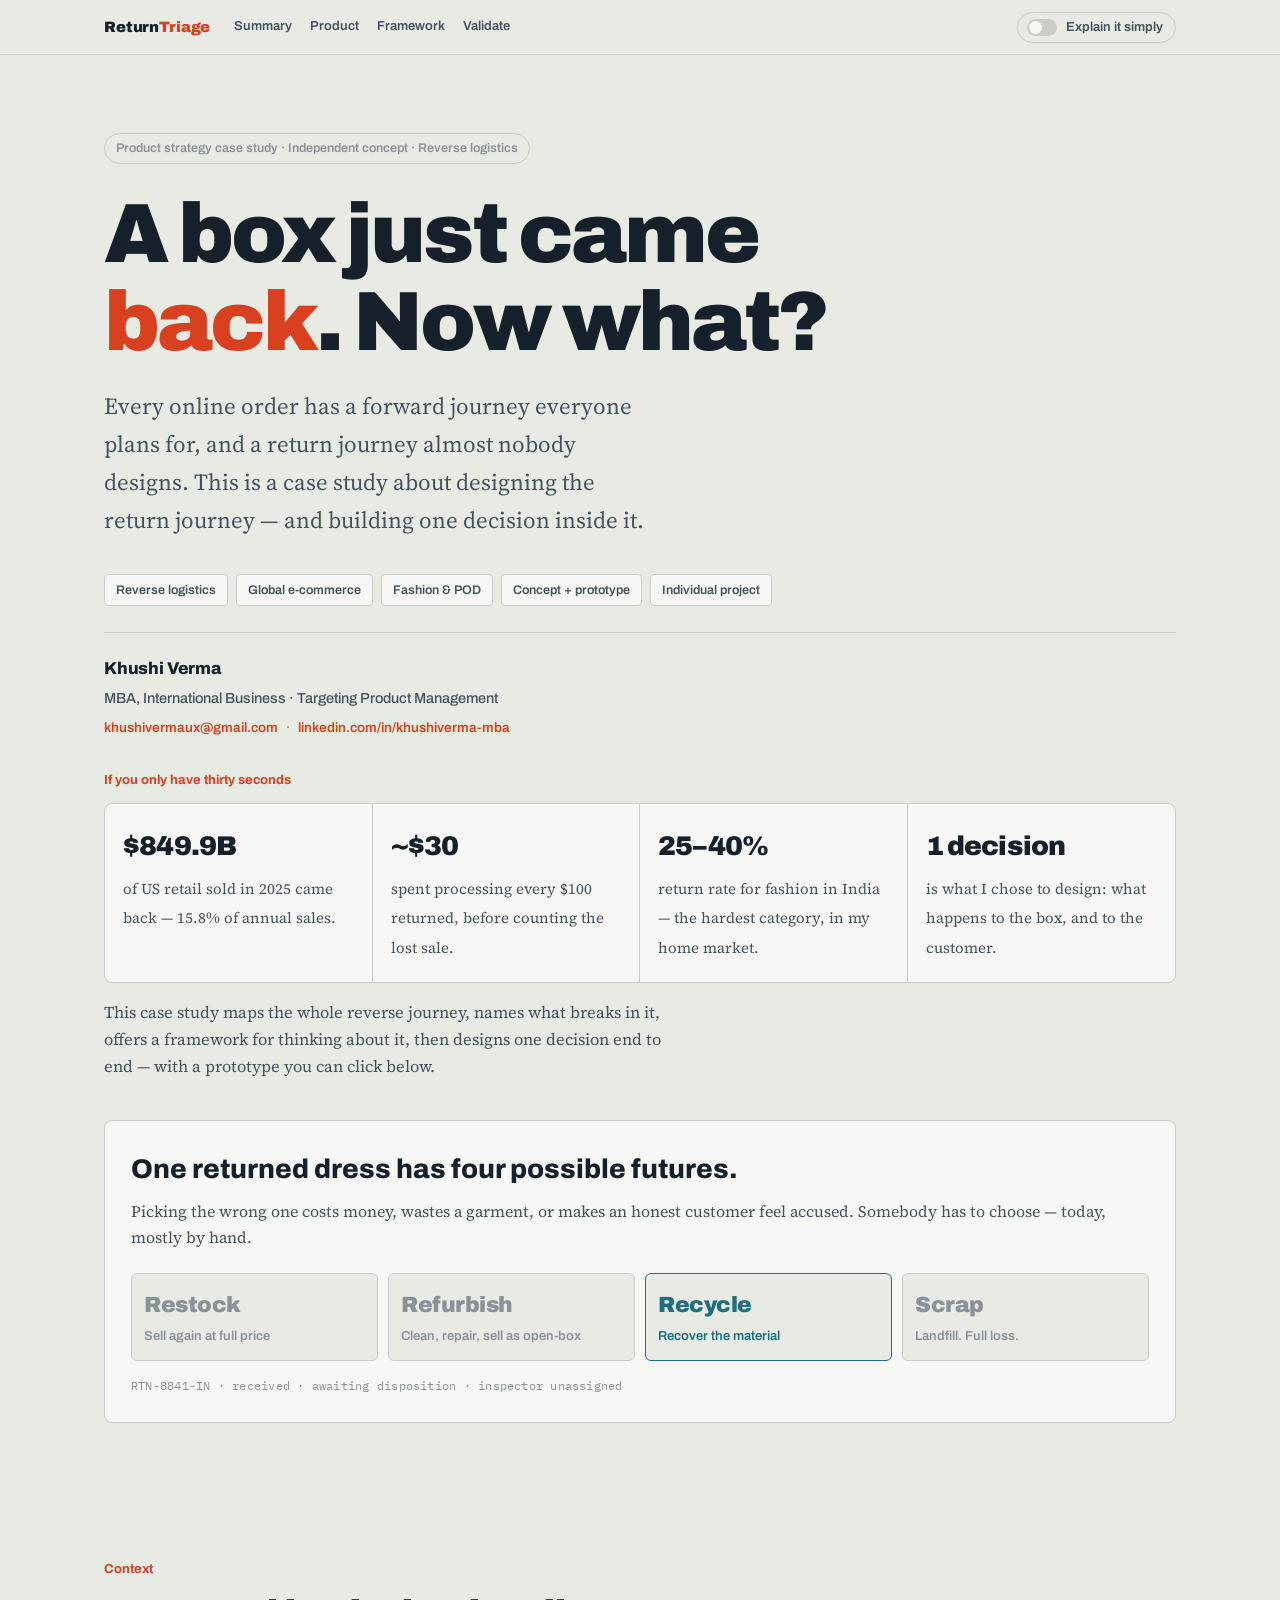
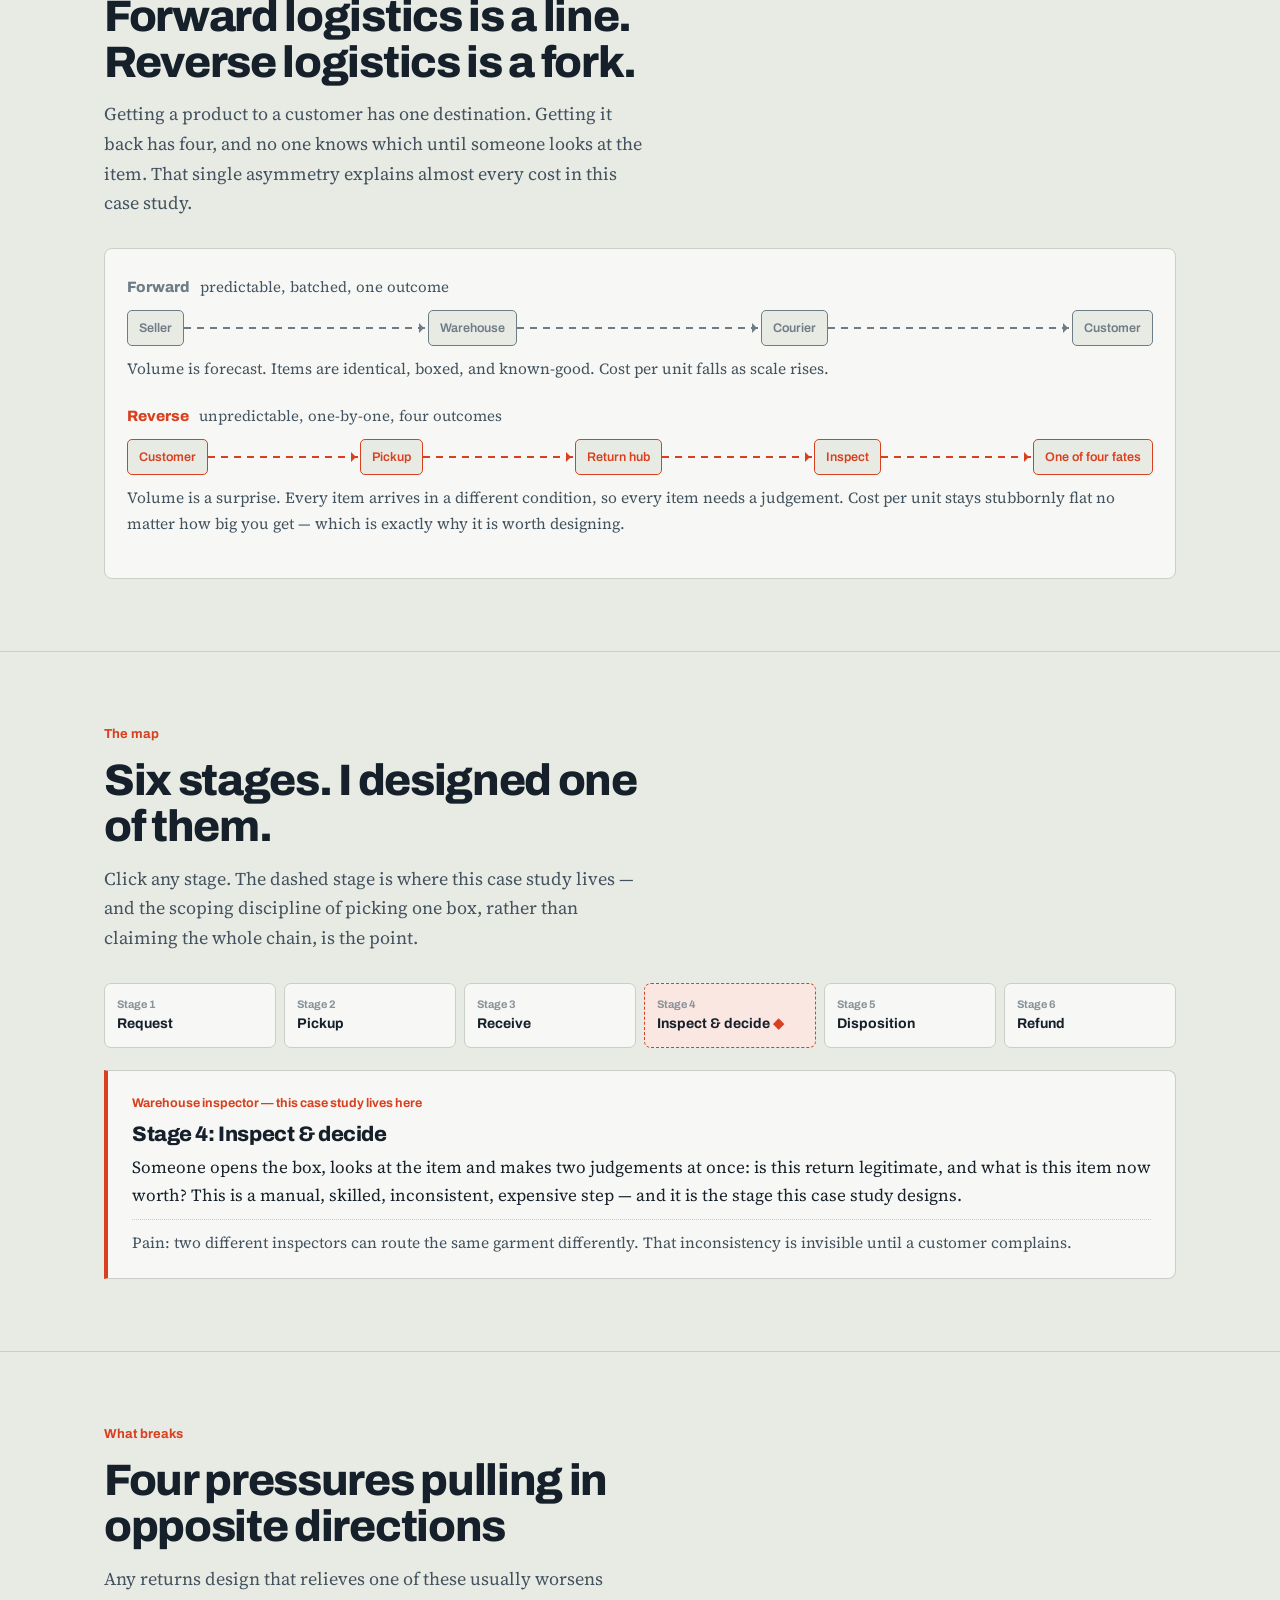
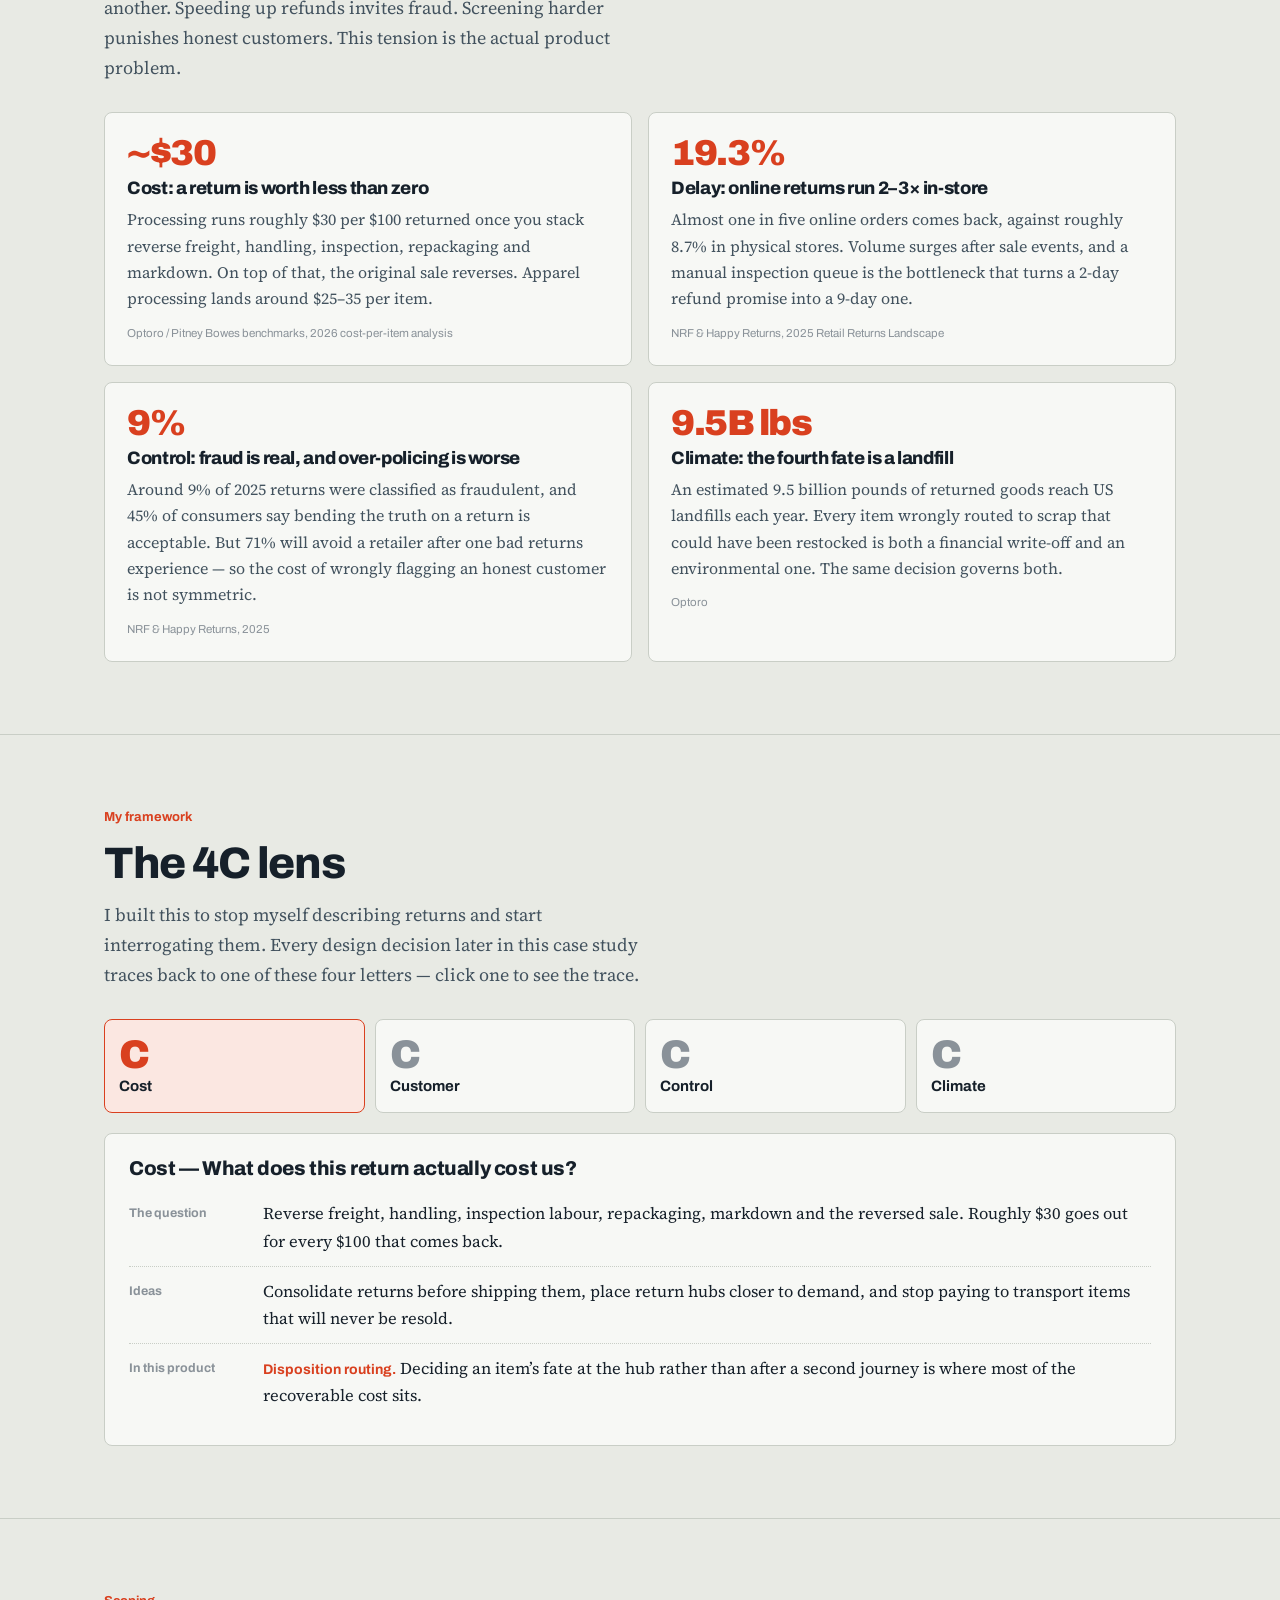
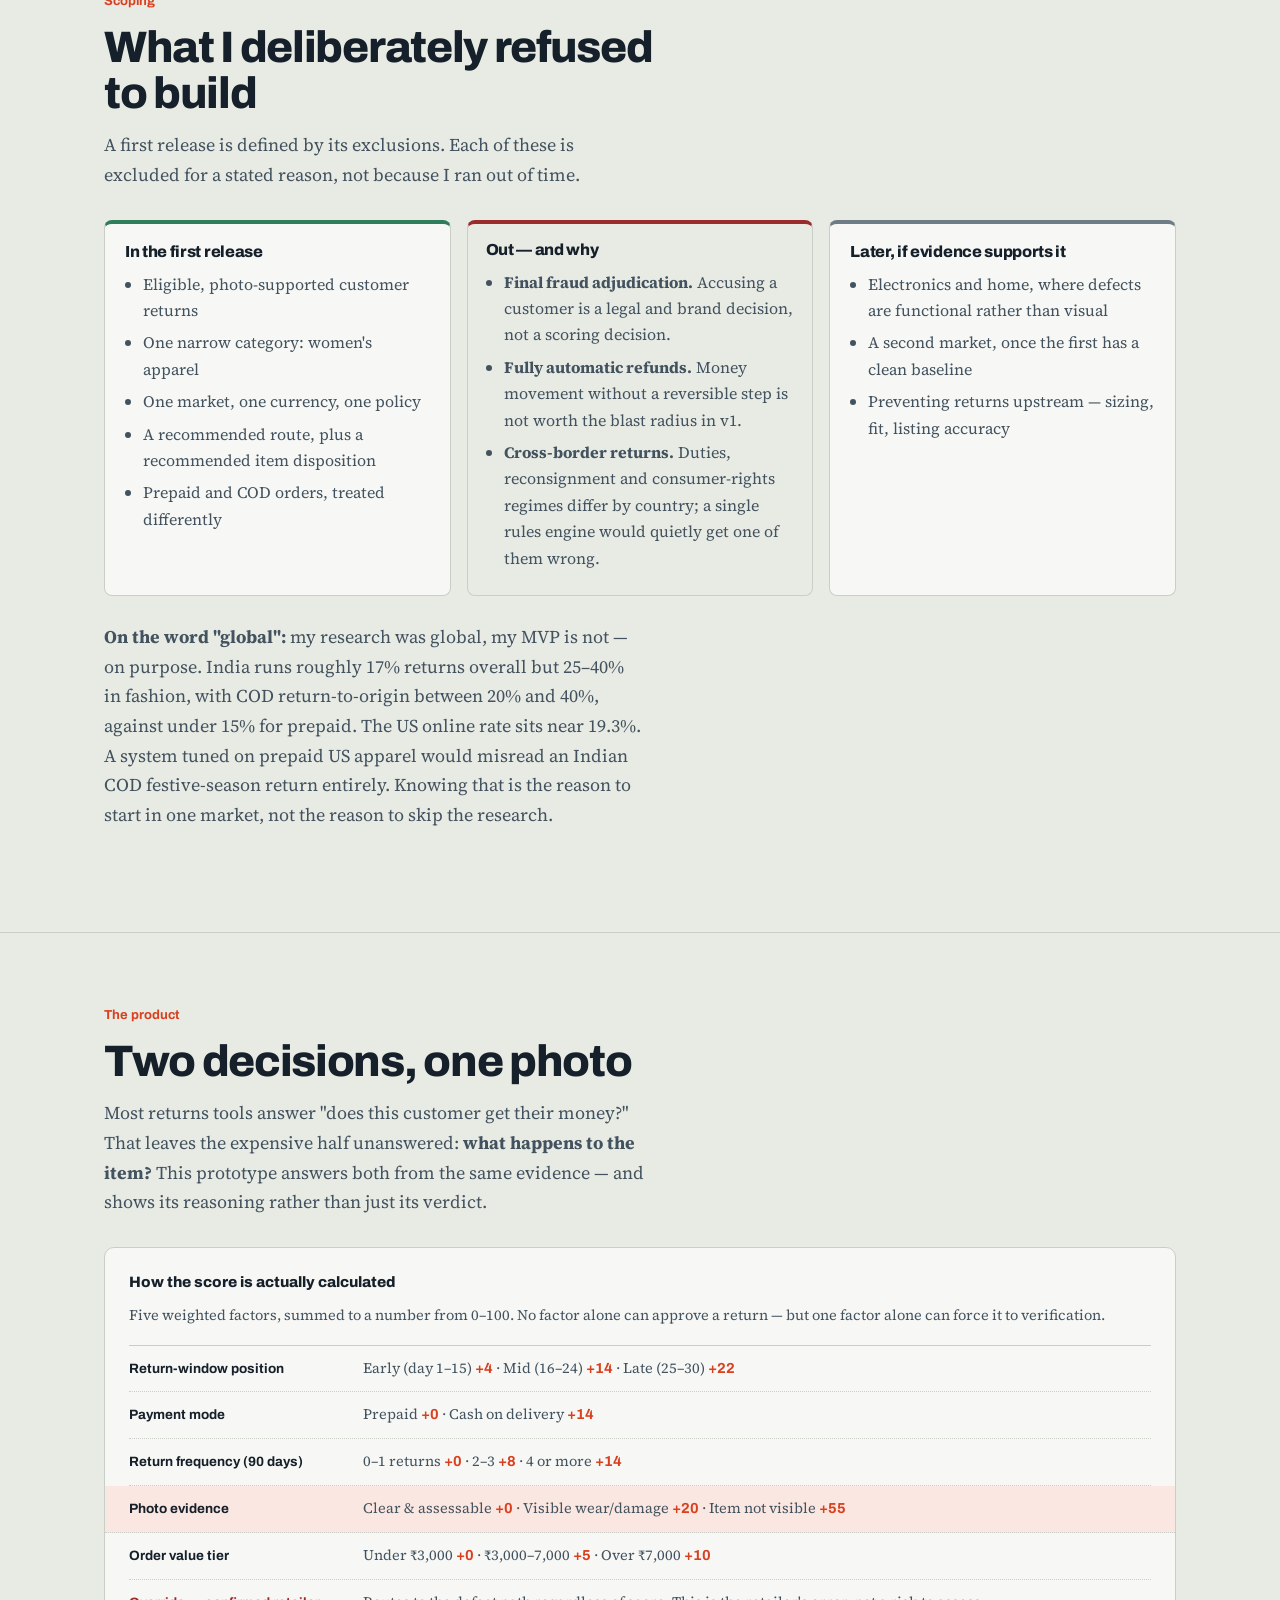
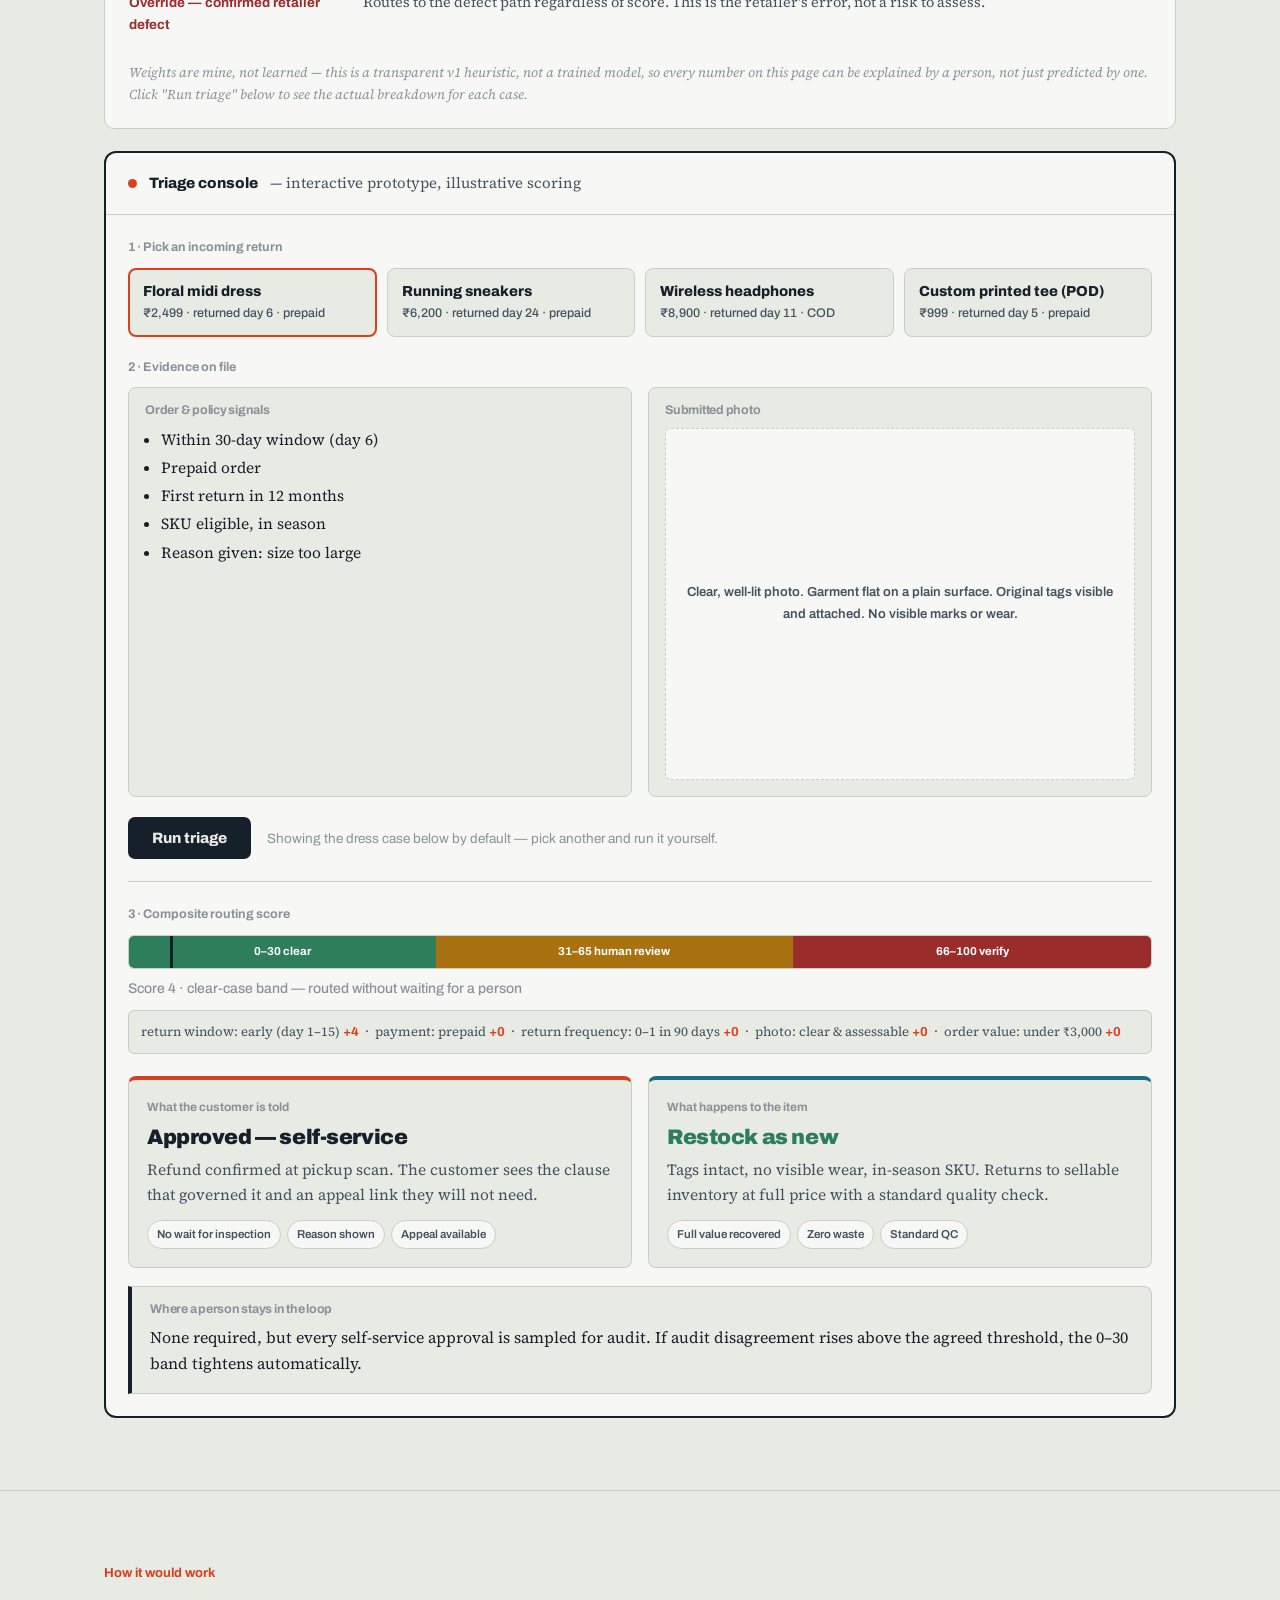
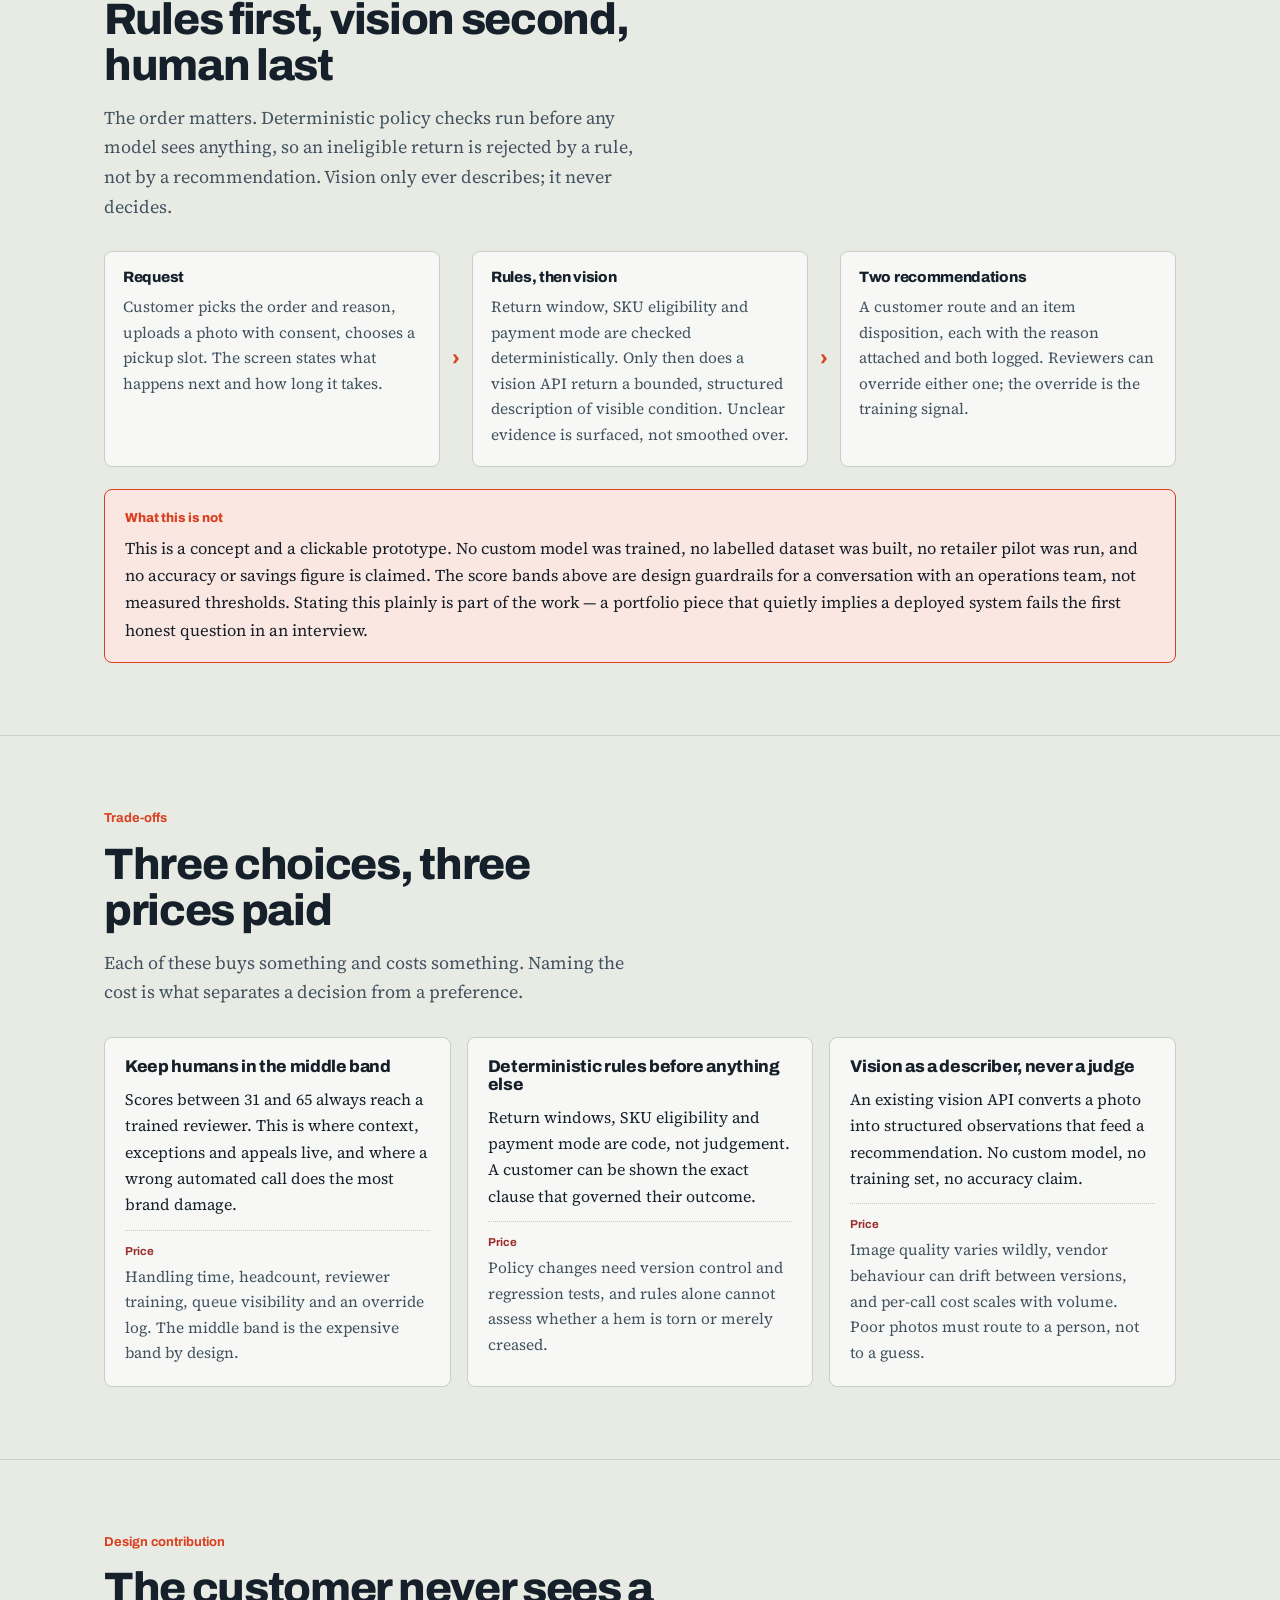
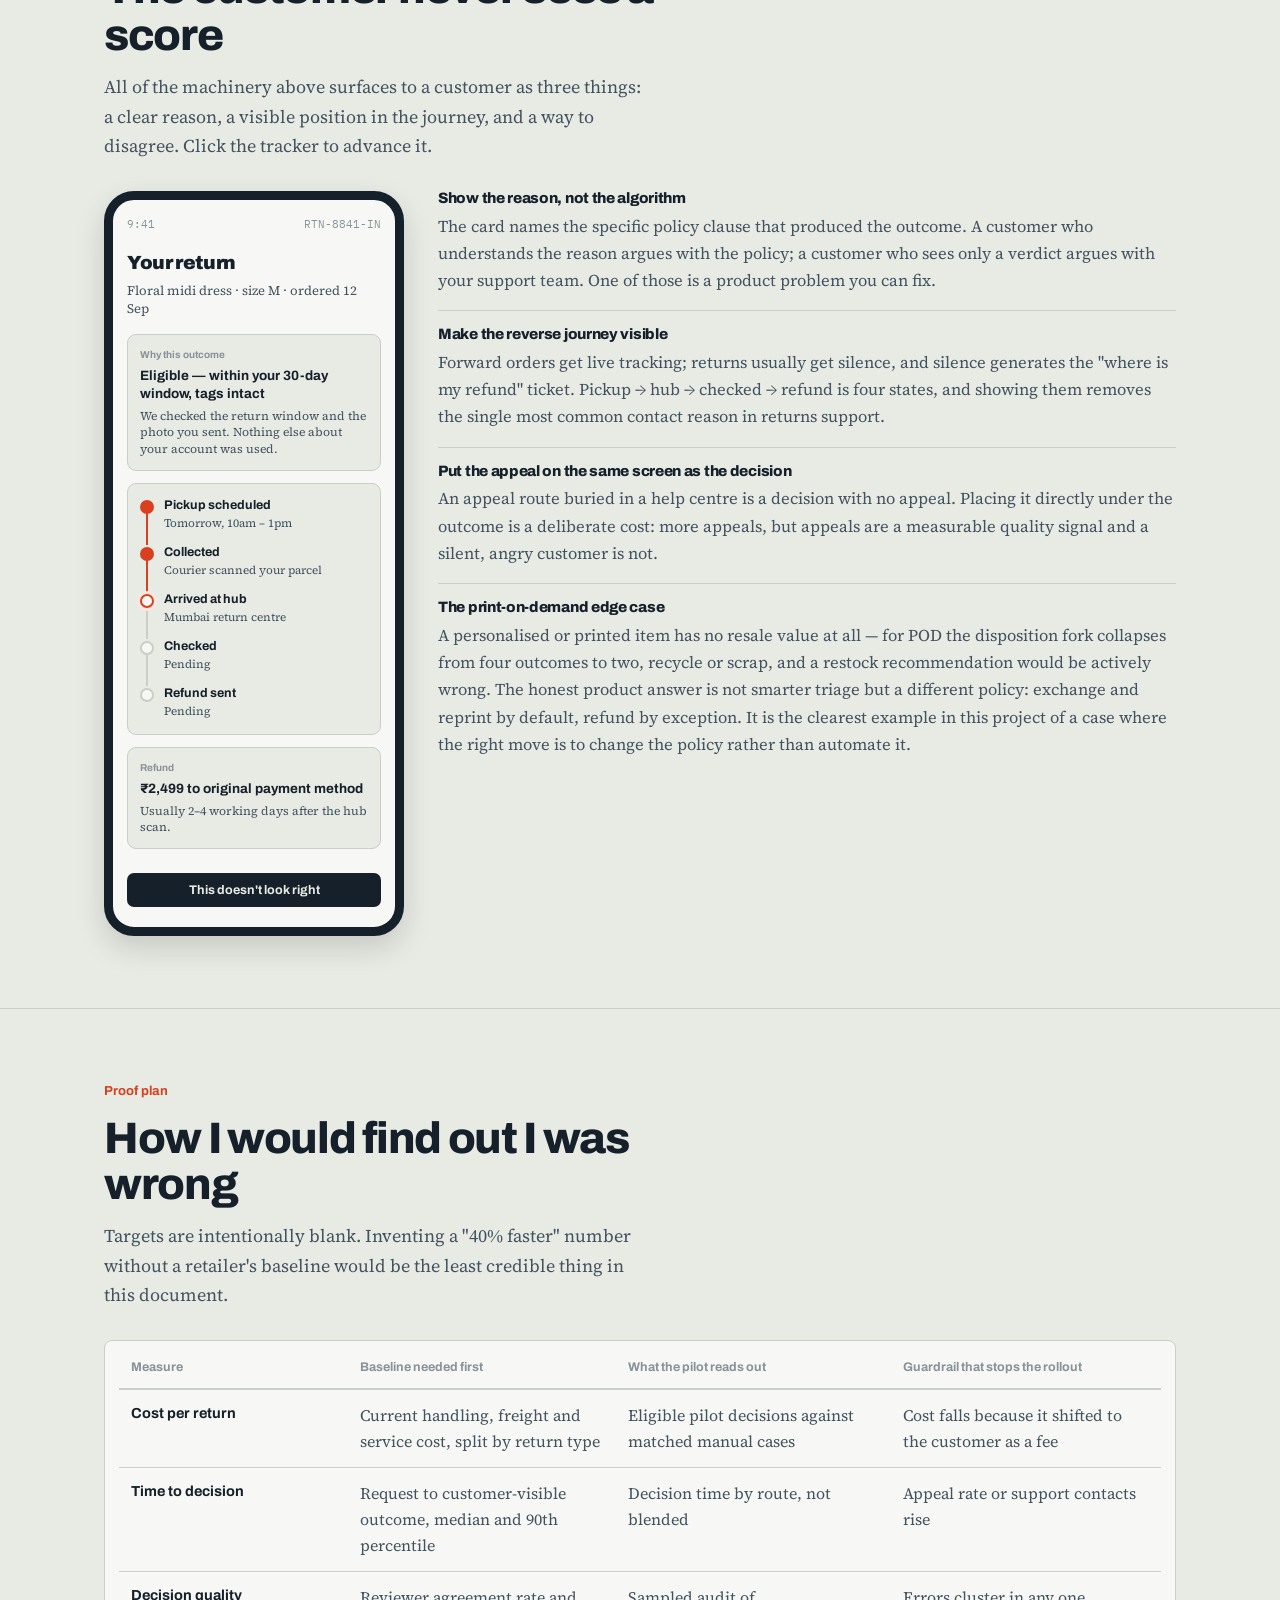
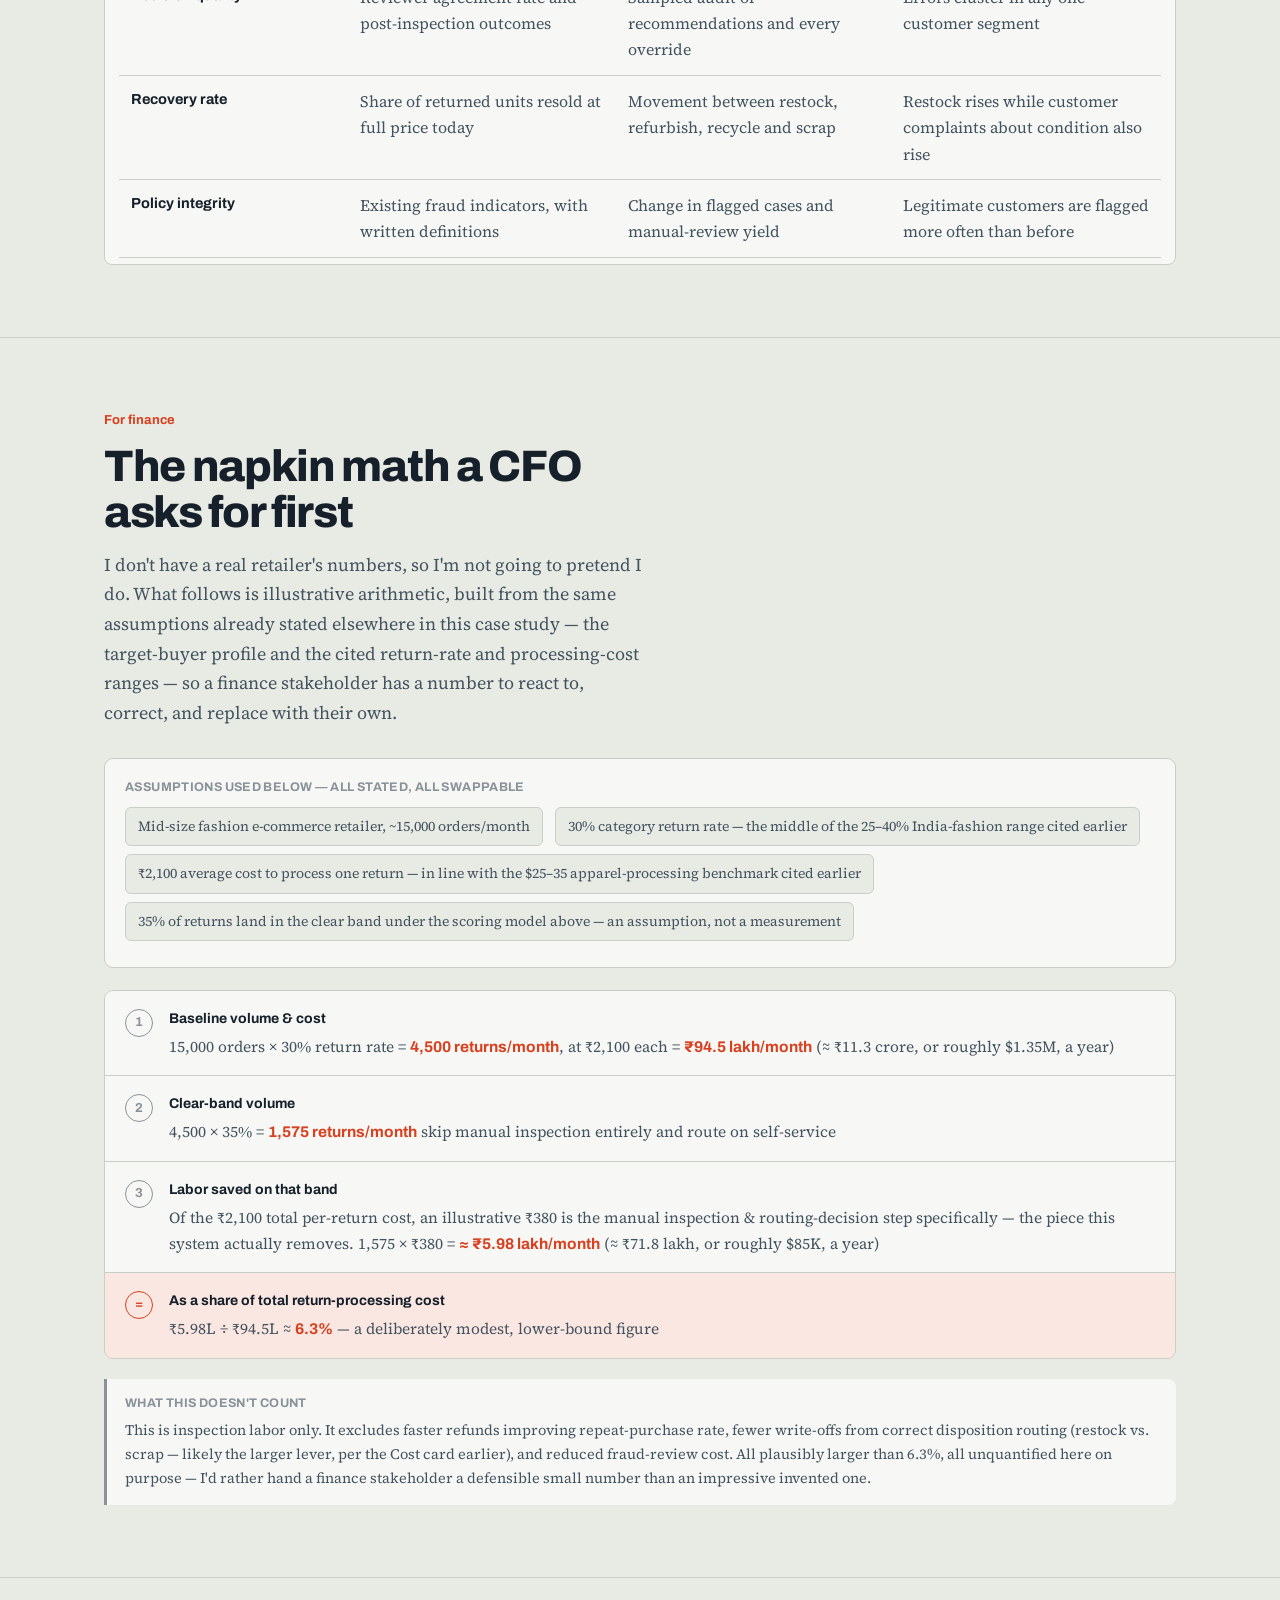
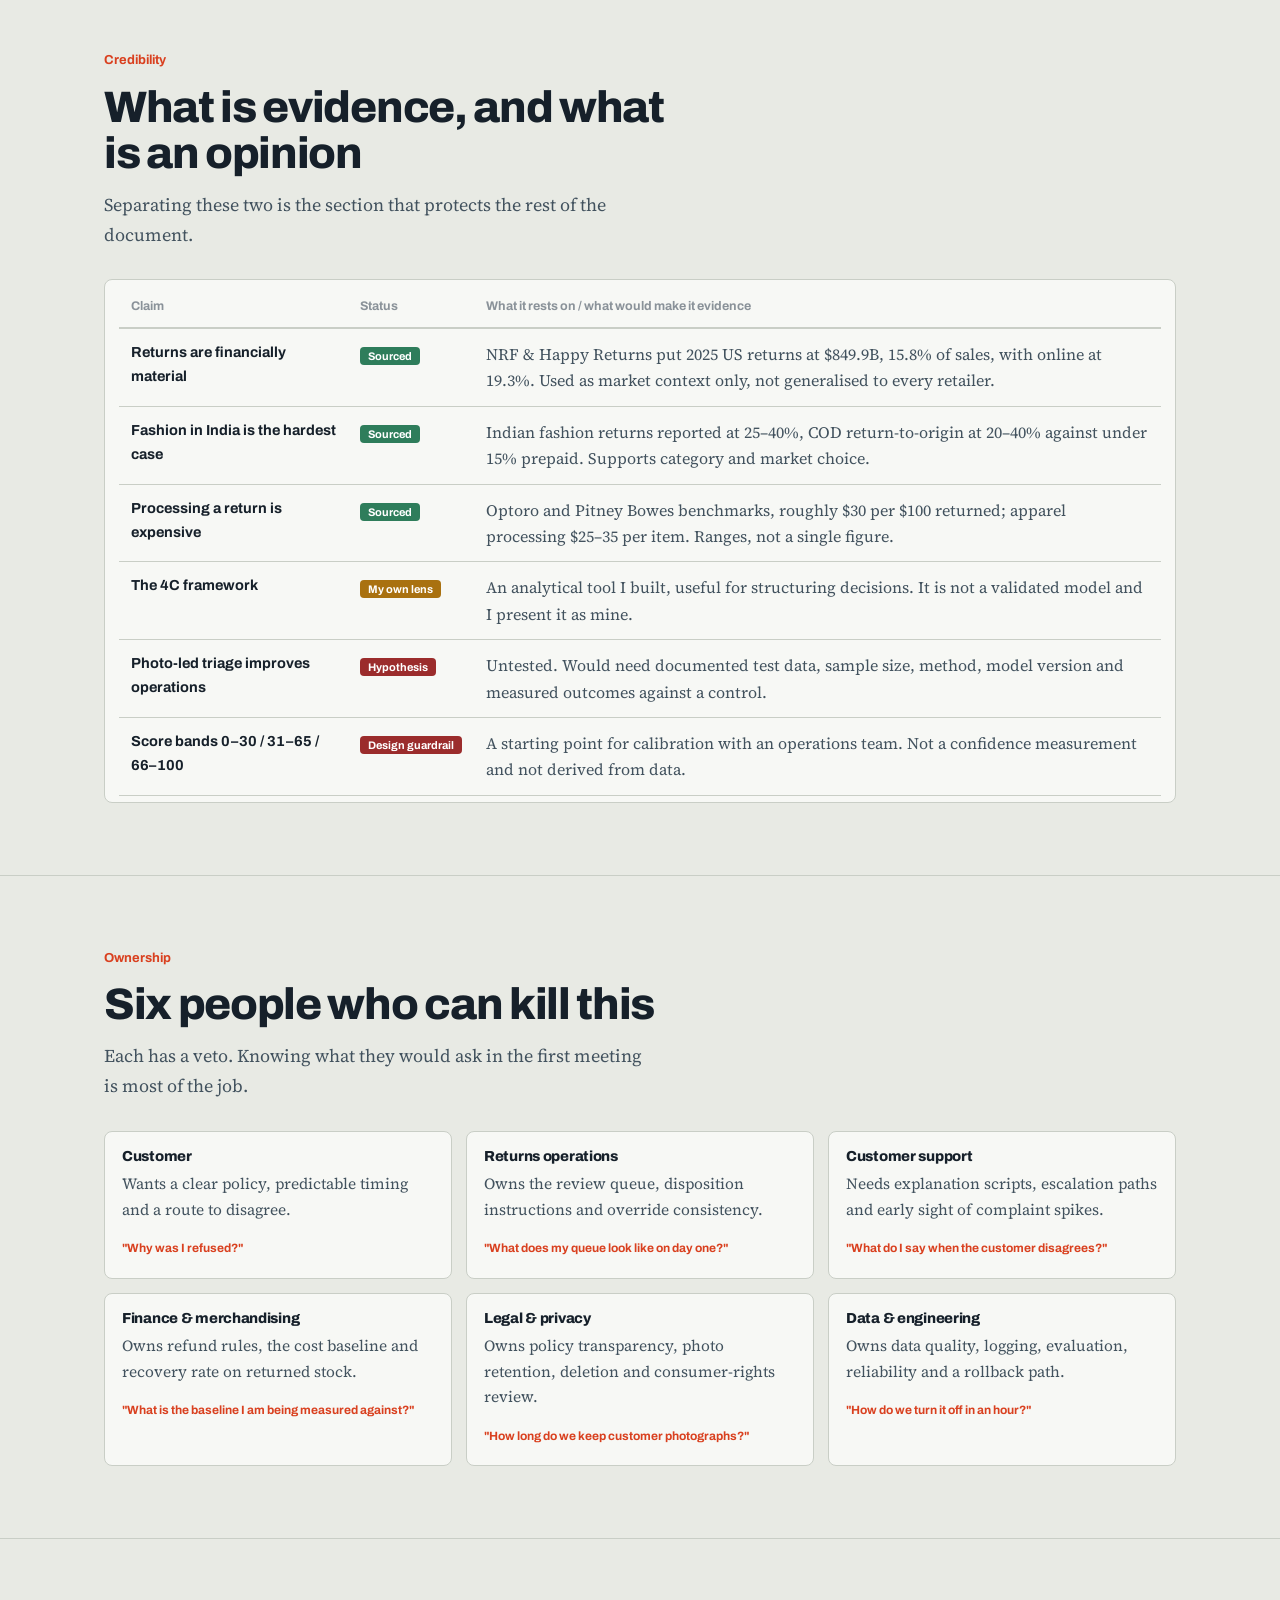
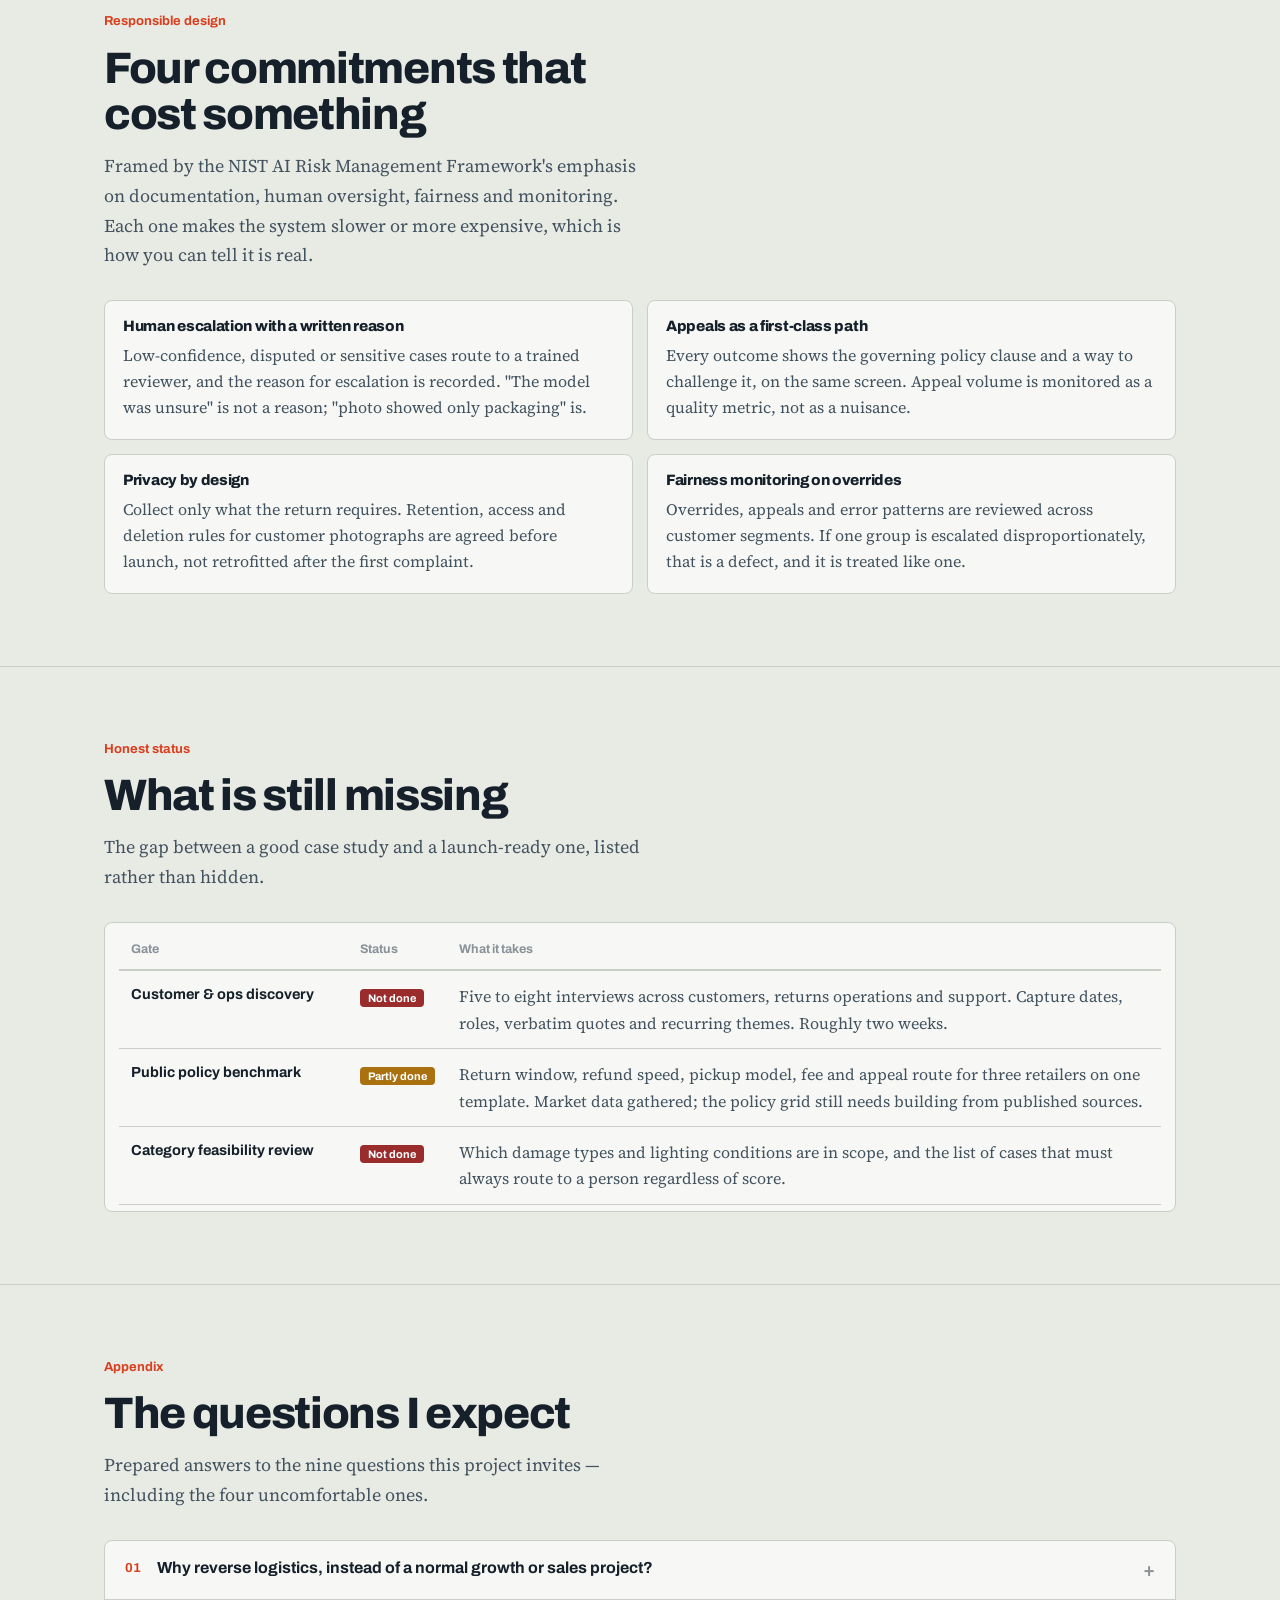
<file: index.html>
<!DOCTYPE html>
<html lang="en">
<head>
<meta charset="utf-8">
<meta name="viewport" content="width=device-width, initial-scale=1">
<title>ReturnTriage — Reverse Logistics Case Study</title>
<link rel="preconnect" href="https://fonts.googleapis.com">
<link rel="preconnect" href="https://fonts.gstatic.com" crossorigin>
<link href="https://fonts.googleapis.com/css2?family=Archivo:wght@400;500;600;800;900&family=Source+Serif+4:ital,opsz,wght@0,8..60,400;0,8..60,600;1,8..60,400&family=IBM+Plex+Mono:wght@400;500&display=swap" rel="stylesheet">
<link rel="stylesheet" href="styles.css">
</head>
<body>

<div class="bar">
  <div class="bar-in">
    <div class="brand">Return<em>Triage</em></div>
    <nav class="jumpnav" aria-label="Jump to section">
      <a href="#sec-summary">Summary</a>
      <a href="#sec-product">Product</a>
      <a href="#sec-framework">Framework</a>
      <a href="#sec-validate">Validate</a>
    </nav>
    <div class="bar-spacer"></div>
    <button class="toggle" id="eli5btn" aria-pressed="false">
      <span class="knob"></span> Explain it simply
    </button>
  </div>
</div>

<!-- ============ HERO ============ -->
<div class="hero" id="sec-summary">
  <div class="wrap">
    <span class="kicker">Product strategy case study · Independent concept · Reverse logistics</span>
    <h1>A box just came <span class="rev">back</span>. Now what?</h1>
    <p class="lede">Every online order has a forward journey everyone plans for, and a return journey almost nobody designs. This is a case study about designing the return journey — and building one decision inside it.</p>
    <div class="hero-meta">
      <span class="tag">Reverse logistics</span>
      <span class="tag">Global e-commerce</span>
      <span class="tag">Fashion &amp; POD</span>
      <span class="tag">Concept + prototype</span>
      <span class="tag">Individual project</span>
    </div>

    <div class="byline">
      <div class="byline-name">Khushi Verma</div>
      <div class="byline-role">MBA, International Business · Targeting Product Management</div>
      <div class="byline-links">
        <a href="mailto:khushivermaux@gmail.com">khushivermaux@gmail.com</a>
        <span class="byline-dot">·</span>
        <a href="https://www.linkedin.com/in/khushiverma-mba" target="_blank" rel="noopener">linkedin.com/in/khushiverma-mba</a>
      </div>
    </div>

    <div class="thirty">
      <div class="thirty-h">If you only have thirty seconds</div>
      <div class="strip">
        <div><span class="n">$849.9B</span><span class="l">of US retail sold in 2025 came back — 15.8% of annual sales.</span></div>
        <div><span class="n">~$30</span><span class="l">spent processing every $100 returned, before counting the lost sale.</span></div>
        <div><span class="n">25–40%</span><span class="l">return rate for fashion in India — the hardest category, in my home market.</span></div>
        <div><span class="n">1 decision</span><span class="l">is what I chose to design: what happens to the box, and to the customer.</span></div>
      </div>
      <p class="thirty-sub">This case study maps the whole reverse journey, names what breaks in it, offers a framework for thinking about it, then designs one decision end to end — with a prototype you can click below.</p>
    </div>

    <div class="boxstage">
      <div class="boxstage-q">One returned dress has four possible futures.</div>
      <div class="boxstage-sub">Picking the wrong one costs money, wastes a garment, or makes an honest customer feel accused. Somebody has to choose — today, mostly by hand.</div>
      <div class="fates">
        <div class="fate" data-f="restock"><span class="big">Restock</span>Sell again at full price</div>
        <div class="fate" data-f="refurb"><span class="big">Refurbish</span>Clean, repair, sell as open-box</div>
        <div class="fate" data-f="recycle"><span class="big">Recycle</span>Recover the material</div>
        <div class="fate" data-f="scrap"><span class="big">Scrap</span>Landfill. Full loss.</div>
      </div>
      <div class="trackid">RTN-8841-IN · received · awaiting disposition · inspector unassigned</div>
    </div>
  </div>
</div>

<!-- ============ CONTEXT ============ -->
<section>
  <div class="wrap">
    <div class="eyebrow">Context</div>
    <h2>Forward logistics is a line. Reverse logistics is a fork.</h2>
    <p class="sub">Getting a product to a customer has one destination. Getting it back has four, and no one knows which until someone looks at the item. That single asymmetry explains almost every cost in this case study.</p>
    <div class="eli5"><b>Simply</b>Sending a toy to a shop is easy — it has one address. When the toy comes back, someone has to open the box and decide if it can be sold again, fixed, melted down, or thrown away. Deciding is the hard part.</div>

    <div class="lanes">
      <div class="lane fwd">
        <div class="lane-h"><b>Forward</b><span>predictable, batched, one outcome</span></div>
        <div class="track">
          <span class="node">Seller</span><span class="arrow"></span>
          <span class="node">Warehouse</span><span class="arrow"></span>
          <span class="node">Courier</span><span class="arrow"></span>
          <span class="node">Customer</span>
        </div>
        <p class="lane-note">Volume is forecast. Items are identical, boxed, and known-good. Cost per unit falls as scale rises.</p>
      </div>
      <div class="lane rev">
        <div class="lane-h"><b>Reverse</b><span>unpredictable, one-by-one, four outcomes</span></div>
        <div class="track">
          <span class="node">Customer</span><span class="arrow"></span>
          <span class="node">Pickup</span><span class="arrow"></span>
          <span class="node">Return hub</span><span class="arrow"></span>
          <span class="node">Inspect</span><span class="arrow"></span>
          <span class="node">One of four fates</span>
        </div>
        <p class="lane-note">Volume is a surprise. Every item arrives in a different condition, so every item needs a judgement. Cost per unit stays stubbornly flat no matter how big you get — which is exactly why it is worth designing.</p>
      </div>
    </div>
  </div>
</section>

<!-- ============ JOURNEY MAP ============ -->
<section>
  <div class="wrap">
    <div class="eyebrow">The map</div>
    <h2>Six stages. I designed one of them.</h2>
    <p class="sub">Click any stage. The dashed stage is where this case study lives — and the scoping discipline of picking one box, rather than claiming the whole chain, is the point.</p>
    <div class="eli5"><b>Simply</b>A returned parcel goes through six steps before the money comes back. I picked the fourth step — the "someone looks at it and decides" step — and designed that one properly.</div>

    <div class="journey" role="tablist" id="journey"></div>
    <div class="jdetail" id="jdetail"></div>
  </div>
</section>

<!-- ============ TENSION ============ -->
<section>
  <div class="wrap">
    <div class="eyebrow">What breaks</div>
    <h2>Four pressures pulling in opposite directions</h2>
    <p class="sub">Any returns design that relieves one of these usually worsens another. Speeding up refunds invites fraud. Screening harder punishes honest customers. This tension is the actual product problem.</p>
    <div class="eli5"><b>Simply</b>Shops want to be quick and kind to customers, but also careful about cheating, cheap to run, and not wasteful. You cannot be best at all four at once, so you have to choose carefully.</div>

    <div class="tension">
      <div class="tcard">
        <span class="stat">~$30</span>
        <h3>Cost: a return is worth less than zero</h3>
        <p>Processing runs roughly $30 per $100 returned once you stack reverse freight, handling, inspection, repackaging and markdown. On top of that, the original sale reverses. Apparel processing lands around $25–35 per item.</p>
        <span class="src">Optoro / Pitney Bowes benchmarks, 2026 cost-per-item analysis</span>
      </div>
      <div class="tcard">
        <span class="stat">19.3%</span>
        <h3>Delay: online returns run 2–3× in-store</h3>
        <p>Almost one in five online orders comes back, against roughly 8.7% in physical stores. Volume surges after sale events, and a manual inspection queue is the bottleneck that turns a 2-day refund promise into a 9-day one.</p>
        <span class="src">NRF &amp; Happy Returns, 2025 Retail Returns Landscape</span>
      </div>
      <div class="tcard">
        <span class="stat">9%</span>
        <h3>Control: fraud is real, and over-policing is worse</h3>
        <p>Around 9% of 2025 returns were classified as fraudulent, and 45% of consumers say bending the truth on a return is acceptable. But 71% will avoid a retailer after one bad returns experience — so the cost of wrongly flagging an honest customer is not symmetric.</p>
        <span class="src">NRF &amp; Happy Returns, 2025</span>
      </div>
      <div class="tcard">
        <span class="stat">9.5B lbs</span>
        <h3>Climate: the fourth fate is a landfill</h3>
        <p>An estimated 9.5 billion pounds of returned goods reach US landfills each year. Every item wrongly routed to scrap that could have been restocked is both a financial write-off and an environmental one. The same decision governs both.</p>
        <span class="src">Optoro</span>
      </div>
    </div>
  </div>
</section>

<!-- ============ 4C ============ -->
<section id="sec-framework">
  <div class="wrap">
    <div class="eyebrow">My framework</div>
    <h2>The 4C lens</h2>
    <p class="sub">I built this to stop myself describing returns and start interrogating them. Every design decision later in this case study traces back to one of these four letters — click one to see the trace.</p>
    <div class="eli5"><b>Simply</b>I made a checklist with four words — Cost, Customer, Control, Climate. Before deciding anything, I ask what each of the four would say. It stops me forgetting one.</div>

    <div class="cgrid" role="tablist" id="cgrid"></div>
    <div class="cdetail" id="cdetail"></div>
  </div>
</section>

<!-- ============ SCOPE ============ -->
<section>
  <div class="wrap">
    <div class="eyebrow">Scoping</div>
    <h2>What I deliberately refused to build</h2>
    <p class="sub">A first release is defined by its exclusions. Each of these is excluded for a stated reason, not because I ran out of time.</p>

    <div class="scope">
      <div class="scard in">
        <h3>In the first release</h3>
        <ul>
          <li>Eligible, photo-supported customer returns</li>
          <li>One narrow category: women's apparel</li>
          <li>One market, one currency, one policy</li>
          <li>A recommended route, plus a recommended item disposition</li>
          <li>Prepaid and COD orders, treated differently</li>
        </ul>
      </div>
      <div class="scard out">
        <h3>Out — and why</h3>
        <ul>
          <li><b>Final fraud adjudication.</b> Accusing a customer is a legal and brand decision, not a scoring decision.</li>
          <li><b>Fully automatic refunds.</b> Money movement without a reversible step is not worth the blast radius in v1.</li>
          <li><b>Cross-border returns.</b> Duties, reconsignment and consumer-rights regimes differ by country; a single rules engine would quietly get one of them wrong.</li>
        </ul>
      </div>
      <div class="scard later">
        <h3>Later, if evidence supports it</h3>
        <ul>
          <li>Electronics and home, where defects are functional rather than visual</li>
          <li>A second market, once the first has a clean baseline</li>
          <li>Preventing returns upstream — sizing, fit, listing accuracy</li>
        </ul>
      </div>
    </div>
    <p class="sub" style="margin-top:26px"><b>On the word "global":</b> my research was global, my MVP is not — on purpose. India runs roughly 17% returns overall but 25–40% in fashion, with COD return-to-origin between 20% and 40%, against under 15% for prepaid. The US online rate sits near 19.3%. A system tuned on prepaid US apparel would misread an Indian COD festive-season return entirely. Knowing that is the reason to start in one market, not the reason to skip the research.</p>
  </div>
</section>

<!-- ============ SIMULATOR ============ -->
<section id="sec-product">
  <div class="wrap">
    <div class="eyebrow">The product</div>
    <h2>Two decisions, one photo</h2>
    <p class="sub">Most returns tools answer "does this customer get their money?" That leaves the expensive half unanswered: <b>what happens to the item?</b> This prototype answers both from the same evidence — and shows its reasoning rather than just its verdict.</p>
    <div class="eli5"><b>Simply</b>Pick one of the four returned things below and press the button. The tool tells you two things: what the customer is told, and what happens to the item. Try the blurry one — it deliberately refuses to guess.</div>

    <div class="scorebox">
      <div class="scorebox-h">
        <span class="sb-title">How the score is actually calculated</span>
        <span class="sb-note">Five weighted factors, summed to a number from 0–100. No factor alone can approve a return — but one factor alone can force it to verification.</span>
      </div>
      <div class="sb-grid">
        <div class="sb-row"><b>Return-window position</b><span>Early (day 1–15) <em>+4</em> · Mid (16–24) <em>+14</em> · Late (25–30) <em>+22</em></span></div>
        <div class="sb-row"><b>Payment mode</b><span>Prepaid <em>+0</em> · Cash on delivery <em>+14</em></span></div>
        <div class="sb-row"><b>Return frequency (90 days)</b><span>0–1 returns <em>+0</em> · 2–3 <em>+8</em> · 4 or more <em>+14</em></span></div>
        <div class="sb-row highlight"><b>Photo evidence</b><span>Clear &amp; assessable <em>+0</em> · Visible wear/damage <em>+20</em> · Item not visible <em>+55</em></span></div>
        <div class="sb-row"><b>Order value tier</b><span>Under ₹3,000 <em>+0</em> · ₹3,000–7,000 <em>+5</em> · Over ₹7,000 <em>+10</em></span></div>
        <div class="sb-row override"><b>Override — confirmed retailer defect</b><span>Routes to the defect path regardless of score. This is the retailer's error, not a risk to assess.</span></div>
      </div>
      <p class="sb-foot">Weights are mine, not learned — this is a transparent v1 heuristic, not a trained model, so every number on this page can be explained by a person, not just predicted by one. Click "Run triage" below to see the actual breakdown for each case.</p>
    </div>

    <noscript>
      <div class="sim">
        <div class="sim-head"><span class="dot"></span><b>Triage console</b><span>— static preview, JavaScript is off</span></div>
        <div class="sim-body">
          <p class="sub" style="margin-bottom:18px">This is a frozen example of one outcome. Enable JavaScript to try the other three returns yourself.</p>
          <div class="outputs">
            <div class="out customer">
              <div class="who">What the customer is told</div>
              <div class="verdict">Approved — self-service</div>
              <p class="why">Refund confirmed at pickup scan. Score 4 — clear-case band.</p>
            </div>
            <div class="out item">
              <div class="who">What happens to the item</div>
              <div class="verdict" style="color:var(--restock)">Restock as new</div>
              <p class="why">Tags intact, no visible wear, in-season SKU — returns to sellable inventory.</p>
            </div>
          </div>
        </div>
      </div>
    </noscript>

    <div class="sim">
      <div class="sim-head">
        <span class="dot"></span>
        <b>Triage console</b>
        <span>— interactive prototype, illustrative scoring</span>
      </div>
      <div class="sim-body">
        <div class="simlabel">1 · Pick an incoming return</div>
        <div class="cases" role="tablist" id="cases"></div>

        <div class="simlabel">2 · Evidence on file</div>
        <div class="evidence">
          <div class="ev">
            <h4>Order &amp; policy signals</h4>
            <ul id="evOrder"></ul>
          </div>
          <div class="ev">
            <h4>Submitted photo</h4>
            <div class="photo" id="evPhoto"></div>
          </div>
        </div>

        <button class="runbtn" id="run">Run triage</button>
        <span class="runhint">Showing the dress case below by default — pick another and run it yourself.</span>

        <div class="result" id="result">
          <div class="simlabel">3 · Composite routing score</div>
          <div class="meter">
            <div class="band a">0–30 clear</div>
            <div class="band b">31–65 human review</div>
            <div class="band c">66–100 verify</div>
            <div class="needle" id="needle" data-score="0" style="left:0%"></div>
          </div>
          <div class="meterkey" id="meterkey"></div>
          <div class="meterbreak" id="meterbreak"></div>

          <div class="outputs">
            <div class="out customer">
              <div class="who">What the customer is told</div>
              <div class="verdict" id="custV"></div>
              <p class="why" id="custW"></p>
              <div class="chips" id="custChips"></div>
            </div>
            <div class="out item">
              <div class="who">What happens to the item</div>
              <div class="verdict" id="itemV"></div>
              <p class="why" id="itemW"></p>
              <div class="chips" id="itemChips"></div>
            </div>
          </div>

          <div class="human">
            <h4>Where a person stays in the loop</h4>
            <p id="humanP"></p>
          </div>
        </div>
      </div>
    </div>
  </div>
</section>

<!-- ============ ARCHITECTURE ============ -->
<section>
  <div class="wrap">
    <div class="eyebrow">How it would work</div>
    <h2>Rules first, vision second, human last</h2>
    <p class="sub">The order matters. Deterministic policy checks run before any model sees anything, so an ineligible return is rejected by a rule, not by a recommendation. Vision only ever describes; it never decides.</p>
    <div class="eli5"><b>Simply</b>First the computer checks the simple rules, like "is it still within 30 days?" Then it looks at the photo and describes what it sees. Then, if anything is unclear, a real person decides.</div>

    <div class="arch">
      <div class="abox">
        <h4>Request</h4>
        <p>Customer picks the order and reason, uploads a photo with consent, chooses a pickup slot. The screen states what happens next and how long it takes.</p>
      </div>
      <div class="achevron">›</div>
      <div class="abox">
        <h4>Rules, then vision</h4>
        <p>Return window, SKU eligibility and payment mode are checked deterministically. Only then does a vision API return a bounded, structured description of visible condition. Unclear evidence is surfaced, not smoothed over.</p>
      </div>
      <div class="achevron">›</div>
      <div class="abox">
        <h4>Two recommendations</h4>
        <p>A customer route and an item disposition, each with the reason attached and both logged. Reviewers can override either one; the override is the training signal.</p>
      </div>
    </div>

    <div class="warn">
      <b>What this is not</b>
      This is a concept and a clickable prototype. No custom model was trained, no labelled dataset was built, no retailer pilot was run, and no accuracy or savings figure is claimed. The score bands above are design guardrails for a conversation with an operations team, not measured thresholds. Stating this plainly is part of the work — a portfolio piece that quietly implies a deployed system fails the first honest question in an interview.
    </div>
  </div>
</section>

<!-- ============ TRADEOFFS ============ -->
<section>
  <div class="wrap">
    <div class="eyebrow">Trade-offs</div>
    <h2>Three choices, three prices paid</h2>
    <p class="sub">Each of these buys something and costs something. Naming the cost is what separates a decision from a preference.</p>
    <div class="tri">
      <div class="tcol">
        <h3>Keep humans in the middle band</h3>
        <p class="keep">Scores between 31 and 65 always reach a trained reviewer. This is where context, exceptions and appeals live, and where a wrong automated call does the most brand damage.</p>
        <p class="cost"><b>Price</b>Handling time, headcount, reviewer training, queue visibility and an override log. The middle band is the expensive band by design.</p>
      </div>
      <div class="tcol">
        <h3>Deterministic rules before anything else</h3>
        <p class="keep">Return windows, SKU eligibility and payment mode are code, not judgement. A customer can be shown the exact clause that governed their outcome.</p>
        <p class="cost"><b>Price</b>Policy changes need version control and regression tests, and rules alone cannot assess whether a hem is torn or merely creased.</p>
      </div>
      <div class="tcol">
        <h3>Vision as a describer, never a judge</h3>
        <p class="keep">An existing vision API converts a photo into structured observations that feed a recommendation. No custom model, no training set, no accuracy claim.</p>
        <p class="cost"><b>Price</b>Image quality varies wildly, vendor behaviour can drift between versions, and per-call cost scales with volume. Poor photos must route to a person, not to a guess.</p>
      </div>
    </div>
  </div>
</section>

<!-- ============ DESIGN ============ -->
<section>
  <div class="wrap">
    <div class="eyebrow">Design contribution</div>
    <h2>The customer never sees a score</h2>
    <p class="sub">All of the machinery above surfaces to a customer as three things: a clear reason, a visible position in the journey, and a way to disagree. Click the tracker to advance it.</p>

    <div class="designwrap">
      <div class="phone">
        <div class="ph-top"><span>9:41</span><span>RTN-8841-IN</span></div>
        <div class="ph-h">Your return</div>
        <div class="ph-s">Floral midi dress · size M · ordered 12 Sep</div>

        <div class="ph-card">
          <div class="pl">Why this outcome</div>
          <div class="pv">Eligible — within your 30-day window, tags intact</div>
          <div class="pn">We checked the return window and the photo you sent. Nothing else about your account was used.</div>
        </div>

        <div class="ph-steps" id="tracker"></div>

        <div class="ph-card" style="margin-top:12px">
          <div class="pl">Refund</div>
          <div class="pv">₹2,499 to original payment method</div>
          <div class="pn">Usually 2–4 working days after the hub scan.</div>
        </div>

        <button class="phbtn" id="appeal">This doesn't look right</button>
      </div>

      <div class="dnotes">
        <div class="dn">
          <h4>Show the reason, not the algorithm</h4>
          <p>The card names the specific policy clause that produced the outcome. A customer who understands the reason argues with the policy; a customer who sees only a verdict argues with your support team. One of those is a product problem you can fix.</p>
        </div>
        <div class="dn">
          <h4>Make the reverse journey visible</h4>
          <p>Forward orders get live tracking; returns usually get silence, and silence generates the "where is my refund" ticket. Pickup → hub → checked → refund is four states, and showing them removes the single most common contact reason in returns support.</p>
        </div>
        <div class="dn">
          <h4>Put the appeal on the same screen as the decision</h4>
          <p>An appeal route buried in a help centre is a decision with no appeal. Placing it directly under the outcome is a deliberate cost: more appeals, but appeals are a measurable quality signal and a silent, angry customer is not.</p>
        </div>
        <div class="dn">
          <h4>The print-on-demand edge case</h4>
          <p>A personalised or printed item has no resale value at all — for POD the disposition fork collapses from four outcomes to two, recycle or scrap, and a restock recommendation would be actively wrong. The honest product answer is not smarter triage but a different policy: exchange and reprint by default, refund by exception. It is the clearest example in this project of a case where the right move is to change the policy rather than automate it.</p>
        </div>
      </div>
    </div>
  </div>
</section>

<!-- ============ VALIDATION ============ -->
<section id="sec-validate">
  <div class="wrap">
    <div class="eyebrow">Proof plan</div>
    <h2>How I would find out I was wrong</h2>
    <p class="sub">Targets are intentionally blank. Inventing a "40% faster" number without a retailer's baseline would be the least credible thing in this document.</p>
    <div class="tblwrap">
      <table class="tbl">
        <thead><tr><th>Measure</th><th>Baseline needed first</th><th>What the pilot reads out</th><th>Guardrail that stops the rollout</th></tr></thead>
        <tbody>
          <tr><td>Cost per return</td><td>Current handling, freight and service cost, split by return type</td><td>Eligible pilot decisions against matched manual cases</td><td>Cost falls because it shifted to the customer as a fee</td></tr>
          <tr><td>Time to decision</td><td>Request to customer-visible outcome, median and 90th percentile</td><td>Decision time by route, not blended</td><td>Appeal rate or support contacts rise</td></tr>
          <tr><td>Decision quality</td><td>Reviewer agreement rate and post-inspection outcomes</td><td>Sampled audit of recommendations and every override</td><td>Errors cluster in any one customer segment</td></tr>
          <tr><td>Recovery rate</td><td>Share of returned units resold at full price today</td><td>Movement between restock, refurbish, recycle and scrap</td><td>Restock rises while customer complaints about condition also rise</td></tr>
          <tr><td>Policy integrity</td><td>Existing fraud indicators, with written definitions</td><td>Change in flagged cases and manual-review yield</td><td>Legitimate customers are flagged more often than before</td></tr>
        </tbody>
      </table>
    </div>
  </div>
</section>

<!-- ============ UNIT ECONOMICS ============ -->
<section>
  <div class="wrap">
    <div class="eyebrow">For finance</div>
    <h2>The napkin math a CFO asks for first</h2>
    <p class="sub">I don't have a real retailer's numbers, so I'm not going to pretend I do. What follows is illustrative arithmetic, built from the same assumptions already stated elsewhere in this case study — the target-buyer profile and the cited return-rate and processing-cost ranges — so a finance stakeholder has a number to react to, correct, and replace with their own.</p>

    <div class="assump">
      <b>Assumptions used below — all stated, all swappable</b>
      <div class="achip">Mid-size fashion e-commerce retailer, ~15,000 orders/month</div>
      <div class="achip">30% category return rate — the middle of the 25–40% India-fashion range cited earlier</div>
      <div class="achip">₹2,100 average cost to process one return — in line with the $25–35 apparel-processing benchmark cited earlier</div>
      <div class="achip">35% of returns land in the clear band under the scoring model above — an assumption, not a measurement</div>
    </div>

    <div class="ledger">
      <div class="lrow">
        <div class="lstep">1</div>
        <div class="ldesc"><b>Baseline volume &amp; cost</b>15,000 orders × 30% return rate = <b class="lval">4,500 returns/month</b>, at ₹2,100 each = <b class="lval">₹94.5 lakh/month</b> (≈ ₹11.3 crore, or roughly $1.35M, a year)</div>
      </div>
      <div class="lrow">
        <div class="lstep">2</div>
        <div class="ldesc"><b>Clear-band volume</b>4,500 × 35% = <b class="lval">1,575 returns/month</b> skip manual inspection entirely and route on self-service</div>
      </div>
      <div class="lrow">
        <div class="lstep">3</div>
        <div class="ldesc"><b>Labor saved on that band</b>Of the ₹2,100 total per-return cost, an illustrative ₹380 is the manual inspection &amp; routing-decision step specifically — the piece this system actually removes. 1,575 × ₹380 = <b class="lval">≈ ₹5.98 lakh/month</b> (≈ ₹71.8 lakh, or roughly $85K, a year)</div>
      </div>
      <div class="lrow final">
        <div class="lstep">=</div>
        <div class="ldesc"><b>As a share of total return-processing cost</b>₹5.98L ÷ ₹94.5L ≈ <b class="lval">6.3%</b> — a deliberately modest, lower-bound figure</div>
      </div>
    </div>

    <div class="caveat">
      <b>What this doesn't count</b>
      This is inspection labor only. It excludes faster refunds improving repeat-purchase rate, fewer write-offs from correct disposition routing (restock vs. scrap — likely the larger lever, per the Cost card earlier), and reduced fraud-review cost. All plausibly larger than 6.3%, all unquantified here on purpose — I'd rather hand a finance stakeholder a defensible small number than an impressive invented one.
    </div>
  </div>
</section>

<!-- ============ EVIDENCE ============ -->
<section>
  <div class="wrap">
    <div class="eyebrow">Credibility</div>
    <h2>What is evidence, and what is an opinion</h2>
    <p class="sub">Separating these two is the section that protects the rest of the document.</p>
    <div class="tblwrap">
      <table class="tbl">
        <thead><tr><th>Claim</th><th>Status</th><th>What it rests on / what would make it evidence</th></tr></thead>
        <tbody>
          <tr><td>Returns are financially material</td><td><span class="pill done">Sourced</span></td><td>NRF &amp; Happy Returns put 2025 US returns at $849.9B, 15.8% of sales, with online at 19.3%. Used as market context only, not generalised to every retailer.</td></tr>
          <tr><td>Fashion in India is the hardest case</td><td><span class="pill done">Sourced</span></td><td>Indian fashion returns reported at 25–40%, COD return-to-origin at 20–40% against under 15% prepaid. Supports category and market choice.</td></tr>
          <tr><td>Processing a return is expensive</td><td><span class="pill done">Sourced</span></td><td>Optoro and Pitney Bowes benchmarks, roughly $30 per $100 returned; apparel processing $25–35 per item. Ranges, not a single figure.</td></tr>
          <tr><td>The 4C framework</td><td><span class="pill todo">My own lens</span></td><td>An analytical tool I built, useful for structuring decisions. It is not a validated model and I present it as mine.</td></tr>
          <tr><td>Photo-led triage improves operations</td><td><span class="pill hyp">Hypothesis</span></td><td>Untested. Would need documented test data, sample size, method, model version and measured outcomes against a control.</td></tr>
          <tr><td>Score bands 0–30 / 31–65 / 66–100</td><td><span class="pill hyp">Design guardrail</span></td><td>A starting point for calibration with an operations team. Not a confidence measurement and not derived from data.</td></tr>
        </tbody>
      </table>
    </div>
  </div>
</section>

<!-- ============ STAKEHOLDERS ============ -->
<section>
  <div class="wrap">
    <div class="eyebrow">Ownership</div>
    <h2>Six people who can kill this</h2>
    <p class="sub">Each has a veto. Knowing what they would ask in the first meeting is most of the job.</p>
    <div class="stake">
      <div class="sk"><h4>Customer</h4><p>Wants a clear policy, predictable timing and a route to disagree.</p><span class="ask">"Why was I refused?"</span></div>
      <div class="sk"><h4>Returns operations</h4><p>Owns the review queue, disposition instructions and override consistency.</p><span class="ask">"What does my queue look like on day one?"</span></div>
      <div class="sk"><h4>Customer support</h4><p>Needs explanation scripts, escalation paths and early sight of complaint spikes.</p><span class="ask">"What do I say when the customer disagrees?"</span></div>
      <div class="sk"><h4>Finance &amp; merchandising</h4><p>Owns refund rules, the cost baseline and recovery rate on returned stock.</p><span class="ask">"What is the baseline I am being measured against?"</span></div>
      <div class="sk"><h4>Legal &amp; privacy</h4><p>Owns policy transparency, photo retention, deletion and consumer-rights review.</p><span class="ask">"How long do we keep customer photographs?"</span></div>
      <div class="sk"><h4>Data &amp; engineering</h4><p>Owns data quality, logging, evaluation, reliability and a rollback path.</p><span class="ask">"How do we turn it off in an hour?"</span></div>
    </div>
  </div>
</section>

<!-- ============ GUARDRAILS ============ -->
<section>
  <div class="wrap">
    <div class="eyebrow">Responsible design</div>
    <h2>Four commitments that cost something</h2>
    <p class="sub">Framed by the NIST AI Risk Management Framework's emphasis on documentation, human oversight, fairness and monitoring. Each one makes the system slower or more expensive, which is how you can tell it is real.</p>
    <div class="guards">
      <div class="g"><h4>Human escalation with a written reason</h4><p>Low-confidence, disputed or sensitive cases route to a trained reviewer, and the reason for escalation is recorded. "The model was unsure" is not a reason; "photo showed only packaging" is.</p></div>
      <div class="g"><h4>Appeals as a first-class path</h4><p>Every outcome shows the governing policy clause and a way to challenge it, on the same screen. Appeal volume is monitored as a quality metric, not as a nuisance.</p></div>
      <div class="g"><h4>Privacy by design</h4><p>Collect only what the return requires. Retention, access and deletion rules for customer photographs are agreed before launch, not retrofitted after the first complaint.</p></div>
      <div class="g"><h4>Fairness monitoring on overrides</h4><p>Overrides, appeals and error patterns are reviewed across customer segments. If one group is escalated disproportionately, that is a defect, and it is treated like one.</p></div>
    </div>
  </div>
</section>

<!-- ============ READINESS ============ -->
<section>
  <div class="wrap">
    <div class="eyebrow">Honest status</div>
    <h2>What is still missing</h2>
    <p class="sub">The gap between a good case study and a launch-ready one, listed rather than hidden.</p>
    <div class="tblwrap">
      <table class="tbl">
        <thead><tr><th>Gate</th><th>Status</th><th>What it takes</th></tr></thead>
        <tbody>
          <tr><td>Customer &amp; ops discovery</td><td><span class="pill hyp">Not done</span></td><td>Five to eight interviews across customers, returns operations and support. Capture dates, roles, verbatim quotes and recurring themes. Roughly two weeks.</td></tr>
          <tr><td>Public policy benchmark</td><td><span class="pill todo">Partly done</span></td><td>Return window, refund speed, pickup model, fee and appeal route for three retailers on one template. Market data gathered; the policy grid still needs building from published sources.</td></tr>
          <tr><td>Category feasibility review</td><td><span class="pill hyp">Not done</span></td><td>Which damage types and lighting conditions are in scope, and the list of cases that must always route to a person regardless of score.</td></tr>
        </tbody>
      </table>
    </div>
  </div>
</section>

<!-- ============ Q&A ============ -->
<section>
  <div class="wrap">
    <div class="eyebrow">Appendix</div>
    <h2>The questions I expect</h2>
    <p class="sub">Prepared answers to the nine questions this project invites — including the four uncomfortable ones.</p>
    <div class="qa" id="qa"></div>
  </div>
</section>

<!-- ============ CLOSING ============ -->
<section>
  <div class="wrap">
    <div class="close-grid">
      <div>
        <div class="eyebrow">Why this project</div>
        <p class="bigq">Everyone talks about how to sell. Very few talk about what happens after.</p>
        <p>I chose reverse logistics because it sits exactly where operations, customer trust and sustainability collide — which means it cannot be reasoned about from one function alone. It is also under-explored enough that I had to build my own structure rather than borrow someone else's.</p>
        <p>I started with no prior project experience and no team. What I had to produce myself was the research, the framing, the framework, the scoping decisions, the prototype and the argument for all of it.</p>
      </div>
      <div>
        <div class="eyebrow">What this demonstrates</div>
        <p><b>Narrowing.</b> I mapped six stages and built one. The discipline to cut scope is visible in the exclusions, each with a stated reason.</p>
        <p><b>Structure under ambiguity.</b> The 4C lens is mine. It exists because an unstructured topic needed a way to be interrogated rather than described.</p>
        <p><b>Intellectual honesty.</b> Every claim is labelled sourced, my own, or untested. I would rather be trusted on a smaller claim than doubted on a larger one.</p>
        <p><b>Communication.</b> From a landfill statistic to a clickable console to a plain-language toggle — the same argument, pitched at whoever is reading.</p>
        <p style="margin-top:20px"><b>Where my internships connect:</b> business development and campus ambassador work taught me that trust is built at the awkward moments, not the easy ones. In e-commerce, the return is the awkward moment.</p>
      </div>
    </div>
  </div>
</section>

<footer>
  <div class="wrap">
    <div class="footer-byline">
      <div class="fb-name">Khushi Verma</div>
      <div class="fb-role">MBA, International Business · Targeting Product Management</div>
      <div class="fb-contact">
        <a href="mailto:khushivermaux@gmail.com">khushivermaux@gmail.com</a>
        <span class="byline-dot">·</span>
        <a href="https://www.linkedin.com/in/khushiverma-mba" target="_blank" rel="noopener">linkedin.com/in/khushiverma-mba</a>
      </div>
    </div>
    <div class="fb-meta">
      Independent product strategy case study · Concept and prototype only, no deployed system<br>
      Market context: NRF &amp; Happy Returns, <em>2025 Retail Returns Landscape</em> · Optoro / Pitney Bowes returns-processing benchmarks · Unicommerce and GoKwik India returns data · Responsible-design framing informed by NIST AI Risk Management Framework 1.0
    </div>
  </div>
</footer>

<script src="script.js"></script>
</body>
</html>
</file>
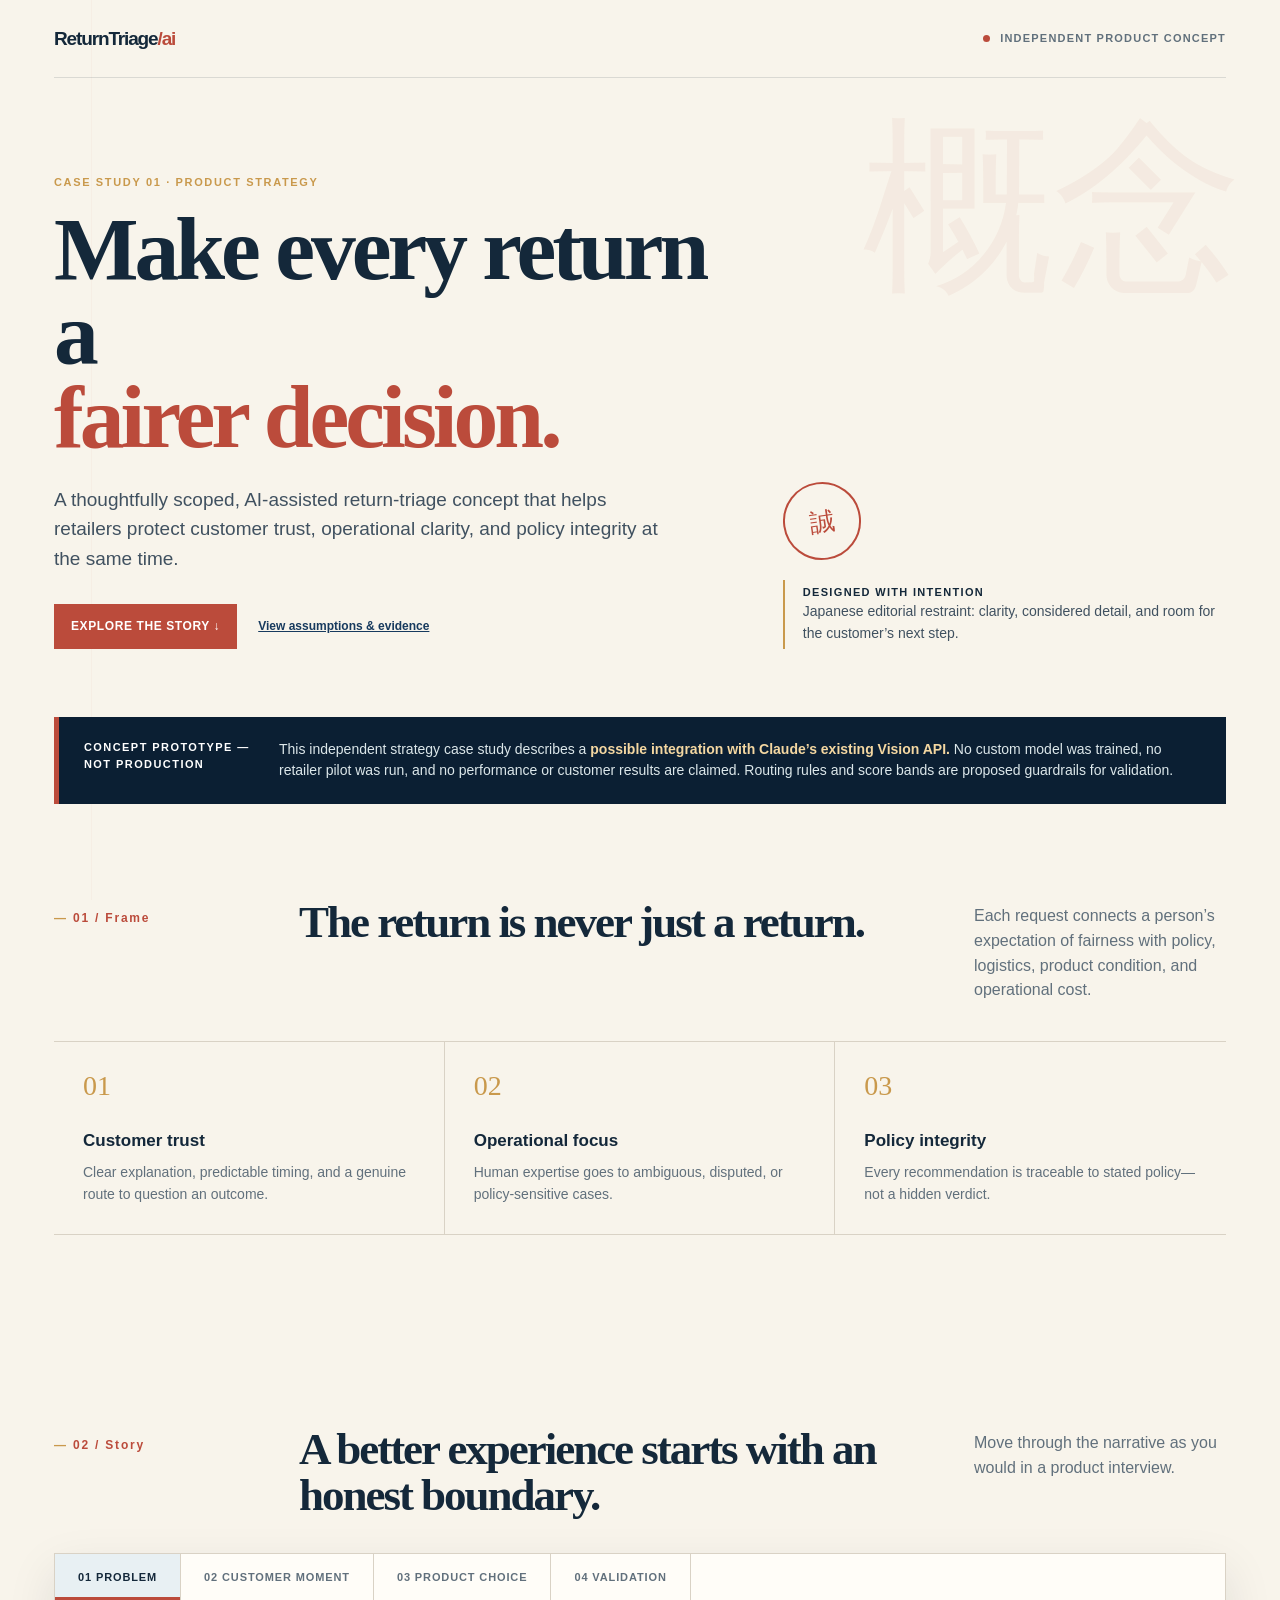
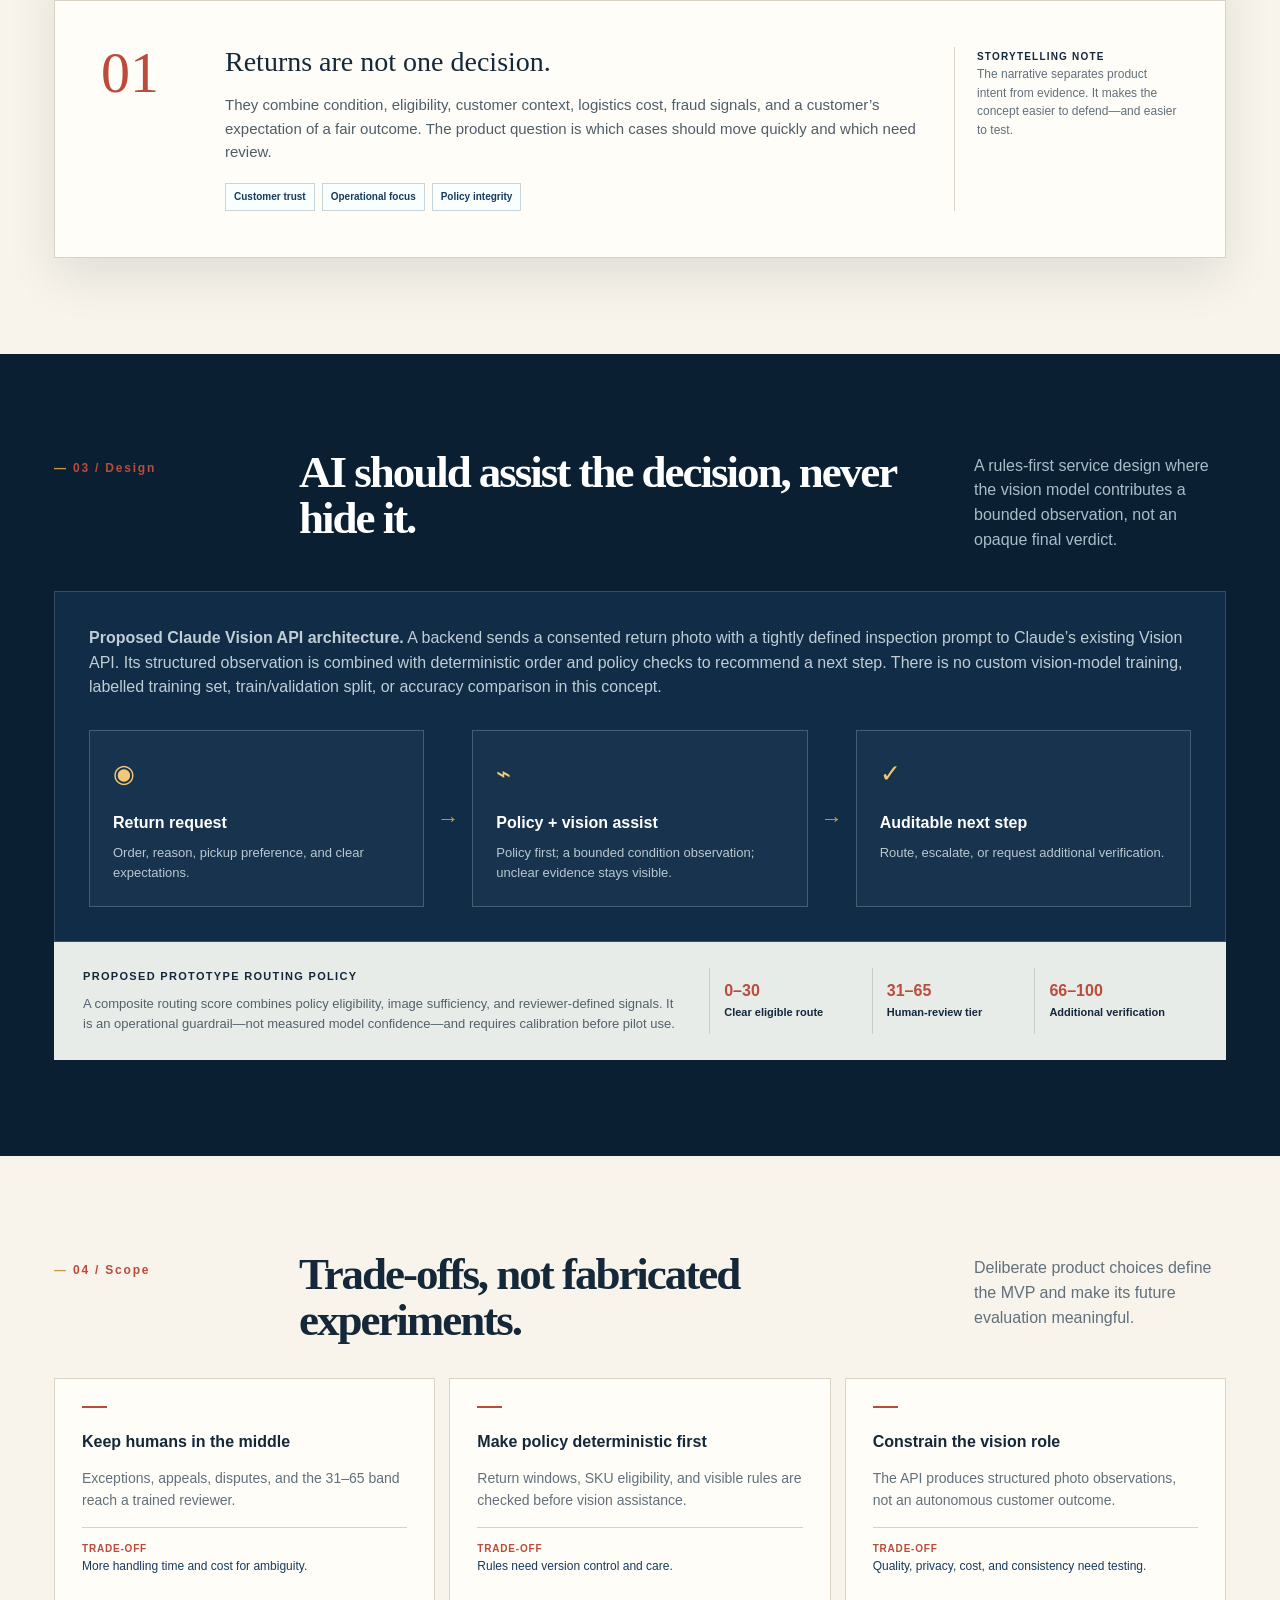
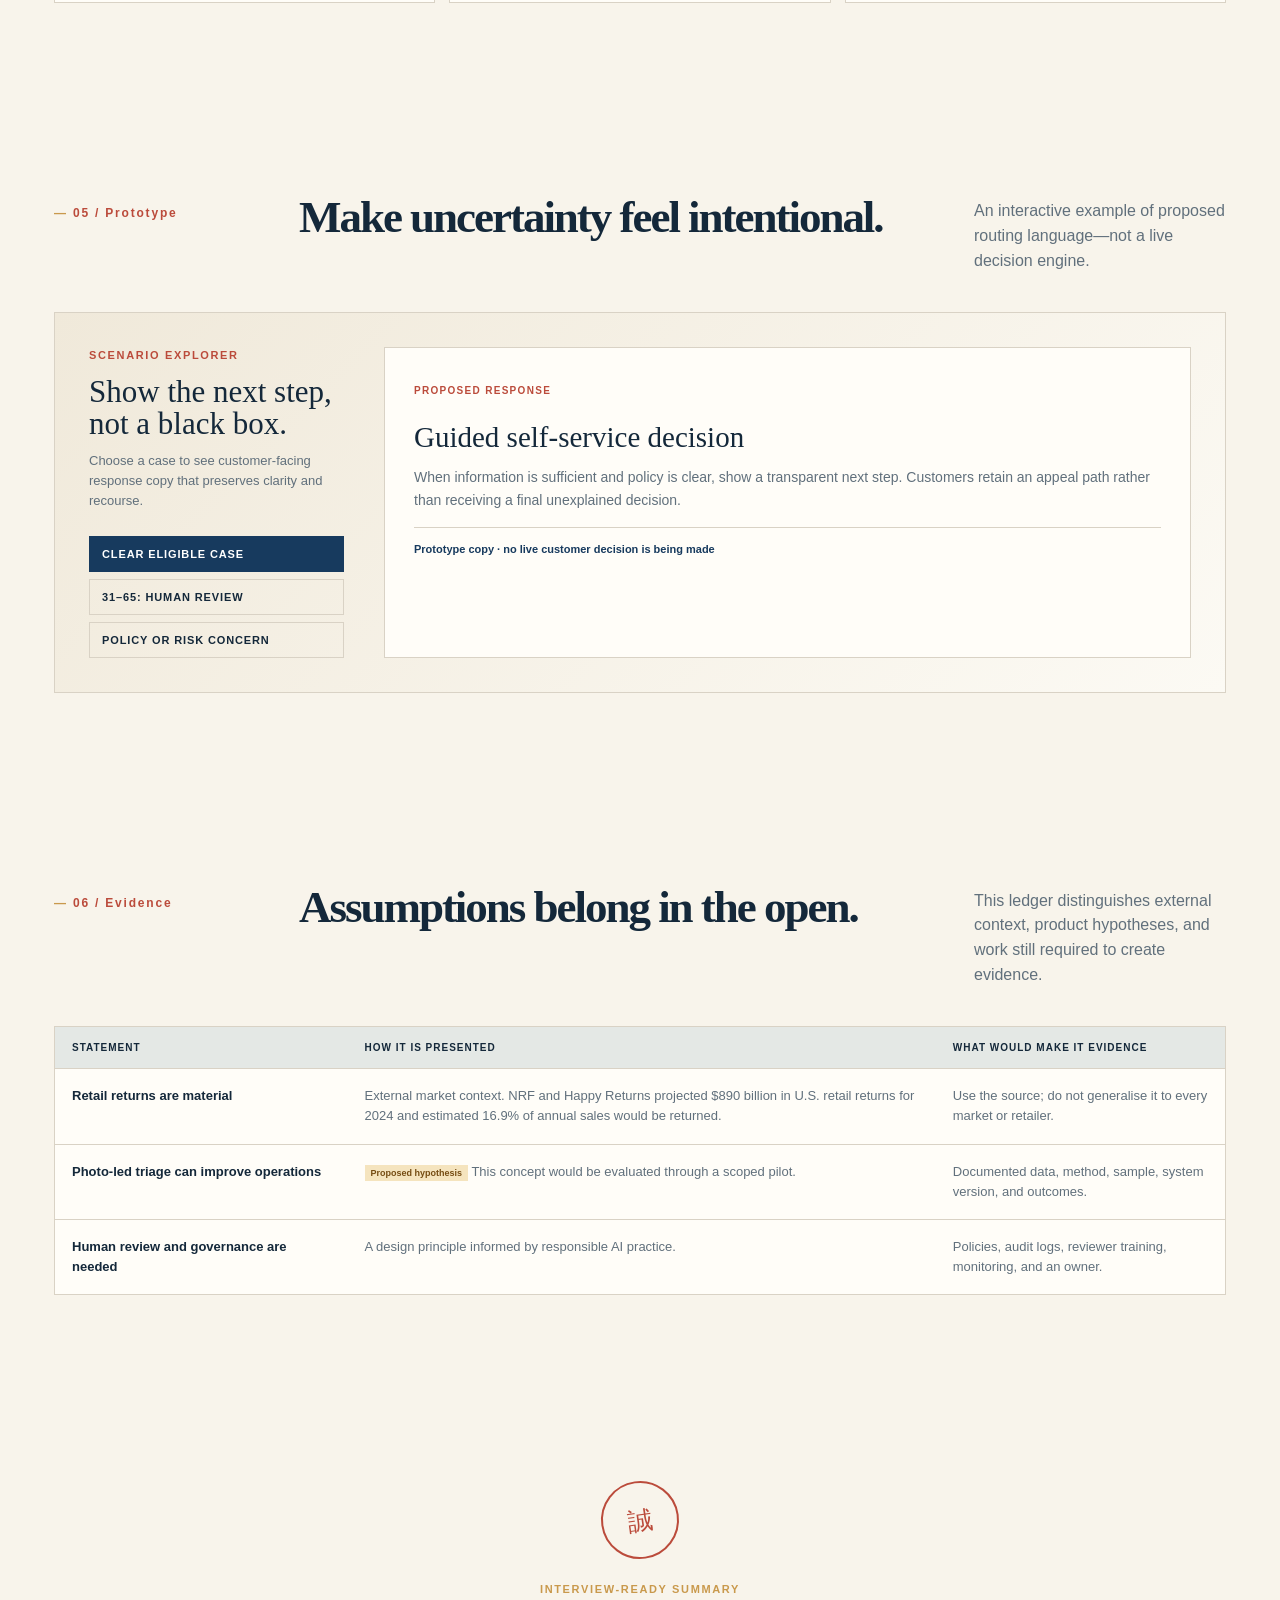
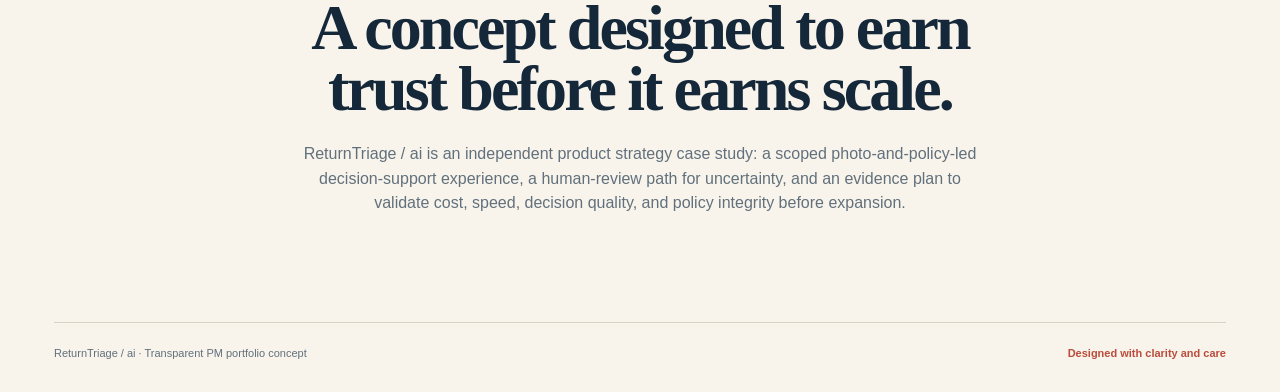
<file: ai-return-triage-case-study.html>
<!doctype html>
<html lang="en"><head><meta charset="utf-8"><meta name="viewport" content="width=device-width,initial-scale=1"><meta name="description" content="ReturnTriage / ai — independent product strategy concept"><title>ReturnTriage / ai — Product Strategy Case Study</title>
<style>
:root{--ink:#14283a;--navy:#0b1f33;--indigo:#173a5e;--paper:#f8f4eb;--cream:#fffdf8;--line:#d9d2c5;--muted:#61707c;--red:#bb4b3b;--gold:#c9994c;--blue:#e8f0f3;--sans:Inter,ui-sans-serif,-apple-system,BlinkMacSystemFont,"Segoe UI",sans-serif;--serif:Iowan Old Style,"Palatino Linotype",Georgia,serif}*{box-sizing:border-box}html{scroll-behavior:smooth}body{margin:0;background:var(--paper);color:var(--ink);font:16px/1.55 var(--sans)}body:before{content:"";position:fixed;inset:0;z-index:-1;opacity:.26;background:linear-gradient(90deg,transparent 0,transparent 5.7rem,rgba(187,75,59,.12) 5.7rem,rgba(187,75,59,.12) calc(5.7rem + 1px),transparent calc(5.7rem + 1px)),radial-gradient(rgba(20,40,58,.16) .45px,transparent .55px);background-size:auto,6px 6px}.shell{max-width:1240px;margin:auto;padding:0 34px}h1,h2,h3,p{margin-top:0}h1,h2{font-family:var(--serif);letter-spacing:-.045em}.eyebrow,.kicker{font-size:11px;font-weight:800;letter-spacing:.15em;text-transform:uppercase}.eyebrow{color:var(--gold)}.kicker{color:var(--red)}a{color:inherit}.skip{position:absolute;left:-999px}.skip:focus{left:15px;top:15px;background:#fff;padding:8px;z-index:5}nav{height:78px;display:flex;align-items:center;justify-content:space-between;border-bottom:1px solid rgba(20,40,58,.13)}.brand{font-size:19px;font-weight:800;letter-spacing:-.06em}.brand i{color:var(--red);font-style:normal}.navmeta{font-size:11px;font-weight:800;letter-spacing:.11em;text-transform:uppercase;color:var(--muted)}.navmeta:before{content:"";display:inline-block;width:7px;height:7px;border-radius:50%;background:var(--red);margin-right:10px}.hero{min-height:560px;display:grid;grid-template-columns:1.2fr .8fr;gap:64px;padding:96px 0 68px;position:relative}.hero:after{content:"概念";font:190px/1 var(--serif);position:absolute;right:-17px;top:36px;color:rgba(187,75,59,.055);z-index:-1}.hero h1{font-size:clamp(52px,7vw,94px);line-height:.94;margin:16px 0 25px}.hero h1 span{color:var(--red);display:block}.hero p{font-size:19px;max-width:620px;color:#405160}.actions{display:flex;gap:21px;align-items:center;margin-top:31px}.btn{background:var(--red);color:#fff;padding:13px 17px;text-decoration:none;font-size:12px;font-weight:800;letter-spacing:.05em;text-transform:uppercase}.link{font-size:12px;font-weight:800;color:var(--indigo)}.aside{align-self:end}.seal{width:78px;height:78px;border:2px solid var(--red);border-radius:50%;display:grid;place-items:center;color:var(--red);font:25px var(--serif);transform:rotate(-8deg);margin-bottom:20px}.note{border-left:2px solid var(--gold);padding:4px 0 4px 18px;color:#405160;font-size:14px}.note b{display:block;color:var(--ink);font-size:11px;letter-spacing:.12em;text-transform:uppercase}.status{background:var(--navy);color:#dce7ea;padding:22px 25px;display:grid;grid-template-columns:175px 1fr;gap:20px;font-size:14px;border-left:5px solid var(--red)}.status b{color:#fff;font-size:11px;letter-spacing:.13em;text-transform:uppercase}.status strong{color:#f4d7a1}section{padding:96px 0}.head{display:grid;grid-template-columns:220px minmax(0,650px) 1fr;gap:25px;margin-bottom:34px}.head h2{font-size:45px;line-height:1.02;margin:0}.head p{color:var(--muted);margin:4px 0}.no{font-size:12px;font-weight:800;letter-spacing:.15em;color:var(--red);padding-top:9px}.no:before{content:"— ";color:var(--gold)}.grid3{display:grid;grid-template-columns:repeat(3,1fr);border-top:1px solid var(--line);border-bottom:1px solid var(--line)}.card{padding:28px 29px;border-right:1px solid var(--line)}.card:last-child{border:0}.num{font:28px var(--serif);color:var(--gold)}.card h3{font-size:17px;margin:26px 0 8px}.card p,.trade p{color:var(--muted);font-size:14px;margin:0}.story{background:var(--cream);border:1px solid var(--line);box-shadow:0 18px 45px rgba(12,31,48,.10)}.tabs{display:flex;border-bottom:1px solid var(--line);overflow:auto}.tabs button,.scenario button{font:800 11px var(--sans);letter-spacing:.08em;text-transform:uppercase;cursor:pointer}.tabs button{border:0;border-right:1px solid var(--line);background:transparent;color:var(--muted);padding:17px 23px;white-space:nowrap}.tabs button.active{color:var(--ink);background:var(--blue);box-shadow:inset 0 -3px var(--red)}.stage{padding:46px;display:grid;grid-template-columns:96px minmax(0,1fr) 225px;gap:28px}.index{font:58px/.9 var(--serif);color:var(--red)}.copy b{font:28px/1.08 var(--serif)}.copy p{color:#4e5d69;font-size:15px;margin:15px 0 0}.pills{display:flex;flex-wrap:wrap;gap:7px;margin-top:20px}.pill{border:1px solid #c8d4d8;background:#f9ffff;color:var(--indigo);padding:5px 8px;font-size:10px;font-weight:800}.side{border-left:1px solid var(--line);padding-left:22px;font-size:12px;color:var(--muted)}.side b{font-size:10px;letter-spacing:.12em;text-transform:uppercase;color:var(--ink)}.dark{background:var(--navy);color:#fff;margin:0 calc(50% - 50vw);padding:96px max(34px,calc((100vw - 1172px)/2))}.dark .head h2{color:#fff}.dark .head p{color:#a9bdc9}.arch{background:#102c46;border:1px solid rgba(231,240,243,.17);padding:34px}.arch>p{color:#bfced5;margin:0 0 30px}.route{display:grid;grid-template-columns:1fr 48px 1fr 48px 1fr}.node{border:1px solid rgba(231,240,243,.22);padding:23px;background:rgba(255,255,255,.035)}.node i{font-size:25px;color:#f4c777;font-style:normal}.node h3{font-size:16px;margin:18px 0 7px}.node p{font-size:13px;color:#b8c8d0;margin:0}.arrow{display:grid;place-items:center;color:var(--gold);font-size:22px}.policy{display:grid;grid-template-columns:1.1fr .9fr;gap:30px;background:#e8ece9;color:var(--ink);padding:26px 29px}.policy h3{font-size:11px;letter-spacing:.12em;text-transform:uppercase;margin:0 0 9px}.policy p{font-size:13px;color:#53616a;margin:0}.bands{display:flex}.band{padding:11px 14px;font-size:11px;font-weight:800;flex:1;border-left:1px solid #c6ceca}.band b{display:block;font-size:16px;color:var(--red)}.trades{display:grid;grid-template-columns:repeat(3,1fr);gap:14px}.trade{border:1px solid var(--line);background:var(--cream);padding:27px}.trade:before{content:"";display:block;width:25px;height:2px;background:var(--red);margin-bottom:22px}.trade h3{font-size:16px;margin:0 0 13px}.control{border-top:1px solid var(--line);margin-top:16px;padding-top:13px;font-size:12px;color:var(--indigo)}.control b{font-size:10px;letter-spacing:.08em;text-transform:uppercase;color:var(--red);display:block}.demo{background:linear-gradient(135deg,#f0e9da,#fcfaf4);border:1px solid var(--line);padding:34px;display:grid;grid-template-columns:255px 1fr;gap:40px}.demo h3{font:31px/1.02 var(--serif);margin:12px 0}.demo p{color:var(--muted);font-size:13px}.scenario{display:flex;flex-direction:column;gap:7px;margin-top:24px}.scenario button{padding:11px 12px;border:1px solid var(--line);background:transparent;text-align:left;color:var(--ink)}.scenario button.active{background:var(--indigo);color:#fff;border-color:var(--indigo)}.outcome{background:var(--cream);border:1px solid var(--line);padding:29px}.outcome:before{content:"Proposed response";font-size:10px;font-weight:800;letter-spacing:.13em;text-transform:uppercase;color:var(--red)}.outcome b{display:block;font:29px/1.06 var(--serif);margin:20px 0 14px}.outcome p{font-size:14px;line-height:1.65}.notice{border-top:1px solid var(--line);padding-top:13px;color:var(--indigo);font-size:11px;font-weight:800}.ledger{overflow:auto;border:1px solid var(--line);background:var(--cream)}table{width:100%;border-collapse:collapse;min-width:720px}th{background:#e4e8e5;text-align:left;padding:13px 17px;font-size:10px;letter-spacing:.1em;text-transform:uppercase}td{padding:17px;border-top:1px solid var(--line);vertical-align:top;font-size:13px;color:var(--muted)}td:first-child{color:var(--ink);font-weight:700;width:25%}.label{background:#f5e4be;color:#754c12;padding:3px 6px;font-size:9px;font-weight:800}.close{padding:90px 0 106px;text-align:center}.close .seal{margin:0 auto 22px}.close h2{font-size:clamp(40px,5vw,67px);line-height:.95;max-width:750px;margin:0 auto 22px}.close p{max-width:700px;margin:auto;color:var(--muted)}footer{border-top:1px solid var(--line);padding:22px 0 30px;display:flex;justify-content:space-between;color:var(--muted);font-size:11px}.mark{color:var(--red);font-weight:800}@media(max-width:800px){.shell{padding:0 20px}body:before{background-image:radial-gradient(rgba(20,40,58,.16) .45px,transparent .55px);background-size:6px 6px}.hero,.head,.demo,.policy{grid-template-columns:1fr}.hero{padding:66px 0 52px;min-height:auto;gap:35px}.aside{display:grid;grid-template-columns:78px 1fr;gap:18px;align-items:center}.seal{margin:0}.status{grid-template-columns:1fr;gap:8px}.head{gap:8px}.head h2{font-size:38px}.grid3,.trades{grid-template-columns:1fr}.card{border-right:0;border-bottom:1px solid var(--line)}.stage{grid-template-columns:1fr;padding:28px}.side{border-left:0;border-top:1px solid var(--line);padding:18px 0 0}.dark{padding:66px 20px}.arch{padding:21px}.route{grid-template-columns:1fr}.arrow{height:34px;transform:rotate(90deg)}.bands{display:grid;grid-template-columns:repeat(3,1fr)}.band{padding:11px 8px}.demo{padding:24px;gap:24px}footer{display:block;line-height:2}.actions{align-items:flex-start;flex-direction:column}}
</style></head><body><a class="skip" href="#main">Skip to case study</a><div class="shell"><nav><div class="brand">ReturnTriage<i>/ai</i></div><div class="navmeta">Independent Product Concept</div></nav><main id="main"><header class="hero"><div><div class="eyebrow">Case study 01 · Product strategy</div><h1>Make every return a <span>fairer decision.</span></h1><p>A thoughtfully scoped, AI-assisted return-triage concept that helps retailers protect customer trust, operational clarity, and policy integrity at the same time.</p><div class="actions"><a class="btn" href="#story">Explore the story ↓</a><a class="link" href="#evidence">View assumptions &amp; evidence</a></div></div><aside class="aside"><div class="seal">誠</div><div class="note"><b>Designed with intention</b>Japanese editorial restraint: clarity, considered detail, and room for the customer’s next step.</div></aside></header><div class="status"><b>Concept prototype — not production</b><div>This independent strategy case study describes a <strong>possible integration with Claude’s existing Vision API.</strong> No custom model was trained, no retailer pilot was run, and no performance or customer results are claimed. Routing rules and score bands are proposed guardrails for validation.</div></div>
<section><div class="head"><div class="no">01 / Frame</div><h2>The return is never just a return.</h2><p>Each request connects a person’s expectation of fairness with policy, logistics, product condition, and operational cost.</p></div><div class="grid3"><article class="card"><div class="num">01</div><h3>Customer trust</h3><p>Clear explanation, predictable timing, and a genuine route to question an outcome.</p></article><article class="card"><div class="num">02</div><h3>Operational focus</h3><p>Human expertise goes to ambiguous, disputed, or policy-sensitive cases.</p></article><article class="card"><div class="num">03</div><h3>Policy integrity</h3><p>Every recommendation is traceable to stated policy—not a hidden verdict.</p></article></div></section>
<section id="story"><div class="head"><div class="no">02 / Story</div><h2>A better experience starts with an honest boundary.</h2><p>Move through the narrative as you would in a product interview.</p></div><div class="story"><div class="tabs"><button class="active" data-step="0">01 Problem</button><button data-step="1">02 Customer moment</button><button data-step="2">03 Product choice</button><button data-step="3">04 Validation</button></div><div class="stage"><div class="index" id="storyNo">01</div><div class="copy" id="storyCopy"><b>Returns are not one decision.</b><p>They combine condition, eligibility, customer context, logistics cost, fraud signals, and a customer’s expectation of a fair outcome. The product question is which cases should move quickly and which need review.</p><div class="pills"><span class="pill">Customer trust</span><span class="pill">Operational focus</span><span class="pill">Policy integrity</span></div></div><aside class="side"><b>Storytelling note</b><p>The narrative separates product intent from evidence. It makes the concept easier to defend—and easier to test.</p></aside></div></div></section></main></div>
<section class="dark"><div class="head"><div class="no">03 / Design</div><h2>AI should assist the decision, never hide it.</h2><p>A rules-first service design where the vision model contributes a bounded observation, not an opaque final verdict.</p></div><div class="arch"><p><strong>Proposed Claude Vision API architecture.</strong> A backend sends a consented return photo with a tightly defined inspection prompt to Claude’s existing Vision API. Its structured observation is combined with deterministic order and policy checks to recommend a next step. There is no custom vision-model training, labelled training set, train/validation split, or accuracy comparison in this concept.</p><div class="route"><article class="node"><i>◉</i><h3>Return request</h3><p>Order, reason, pickup preference, and clear expectations.</p></article><div class="arrow">→</div><article class="node"><i>⌁</i><h3>Policy + vision assist</h3><p>Policy first; a bounded condition observation; unclear evidence stays visible.</p></article><div class="arrow">→</div><article class="node"><i>✓</i><h3>Auditable next step</h3><p>Route, escalate, or request additional verification.</p></article></div></div><div class="policy"><div><h3>Proposed prototype routing policy</h3><p>A composite routing score combines policy eligibility, image sufficiency, and reviewer-defined signals. It is an operational guardrail—not measured model confidence—and requires calibration before pilot use.</p></div><div class="bands"><div class="band"><b>0–30</b>Clear eligible route</div><div class="band"><b>31–65</b>Human-review tier</div><div class="band"><b>66–100</b>Additional verification</div></div></div></section>
<div class="shell"><main><section><div class="head"><div class="no">04 / Scope</div><h2>Trade-offs, not fabricated experiments.</h2><p>Deliberate product choices define the MVP and make its future evaluation meaningful.</p></div><div class="trades"><article class="trade"><h3>Keep humans in the middle</h3><p>Exceptions, appeals, disputes, and the 31–65 band reach a trained reviewer.</p><div class="control"><b>Trade-off</b>More handling time and cost for ambiguity.</div></article><article class="trade"><h3>Make policy deterministic first</h3><p>Return windows, SKU eligibility, and visible rules are checked before vision assistance.</p><div class="control"><b>Trade-off</b>Rules need version control and care.</div></article><article class="trade"><h3>Constrain the vision role</h3><p>The API produces structured photo observations, not an autonomous customer outcome.</p><div class="control"><b>Trade-off</b>Quality, privacy, cost, and consistency need testing.</div></article></div></section>
<section><div class="head"><div class="no">05 / Prototype</div><h2>Make uncertainty feel intentional.</h2><p>An interactive example of proposed routing language—not a live decision engine.</p></div><div class="demo"><div><div class="kicker">Scenario explorer</div><h3>Show the next step, not a black box.</h3><p>Choose a case to see customer-facing response copy that preserves clarity and recourse.</p><div class="scenario"><button class="active" data-case="clear">Clear eligible case</button><button data-case="uncertain">31–65: human review</button><button data-case="risk">Policy or risk concern</button></div></div><div class="outcome" id="outcome"><b>Guided self-service decision</b><p>When information is sufficient and policy is clear, show a transparent next step. Customers retain an appeal path rather than receiving a final unexplained decision.</p><div class="notice">Prototype copy · no live customer decision is being made</div></div></div></section>
<section id="evidence"><div class="head"><div class="no">06 / Evidence</div><h2>Assumptions belong in the open.</h2><p>This ledger distinguishes external context, product hypotheses, and work still required to create evidence.</p></div><div class="ledger"><table><thead><tr><th>Statement</th><th>How it is presented</th><th>What would make it evidence</th></tr></thead><tbody><tr><td>Retail returns are material</td><td>External market context. NRF and Happy Returns projected $890 billion in U.S. retail returns for 2024 and estimated 16.9% of annual sales would be returned.</td><td>Use the source; do not generalise it to every market or retailer.</td></tr><tr><td>Photo-led triage can improve operations</td><td><span class="label">Proposed hypothesis</span> This concept would be evaluated through a scoped pilot.</td><td>Documented data, method, sample, system version, and outcomes.</td></tr><tr><td>Human review and governance are needed</td><td>A design principle informed by responsible AI practice.</td><td>Policies, audit logs, reviewer training, monitoring, and an owner.</td></tr></tbody></table></div></section>
<section class="close"><div class="seal">誠</div><div class="eyebrow">Interview-ready summary</div><h2>A concept designed to earn trust before it earns scale.</h2><p>ReturnTriage / ai is an independent product strategy case study: a scoped photo-and-policy-led decision-support experience, a human-review path for uncertainty, and an evidence plan to validate cost, speed, decision quality, and policy integrity before expansion.</p></section></main><footer><span>ReturnTriage / ai · Transparent PM portfolio concept</span><span class="mark">Designed with clarity and care</span></footer></div>
<script>
const stories=[['Returns are not one decision.','They combine condition, eligibility, customer context, logistics cost, fraud signals, and a customer’s expectation of a fair outcome. The product question is which cases should move quickly and which need review.',['Customer trust','Operational focus','Policy integrity']],['Illustrative customer scenario — not a recorded customer journey.','Imagine a customer submitting a photo for an eligible return. Before: they may wait without knowing whether the photo was sufficient or what happens next. Proposed after: the experience confirms the policy check, explains whether a person will review the case, and shows a route to appeal. This demonstrates intended experience only; it does not report a named customer, timestamp, or outcome.',['Clear policy','Minimal effort','Status visibility','Appeal route']],['The product should recommend, not hide.','A workspace combines available evidence, deterministic policy checks, and a bounded Claude Vision observation while keeping uncertainty visible. The output is an explainable next step that an operator can review and override.',['Explainable outcome','Confidence-aware','Human escalation','Audit trail']],['A compelling idea needs evidence.','A pilot begins with a narrow category, defined baseline, and explicit guardrails. Expansion comes after observing outcomes—not before.',['Baseline first','Matched comparison','Segment review','Scale on evidence']]];
const tabs=document.querySelectorAll('.tabs button');tabs.forEach(b=>b.addEventListener('click',()=>{tabs.forEach(x=>x.classList.remove('active'));b.classList.add('active');const s=stories[+b.dataset.step];document.getElementById('storyNo').textContent='0'+(+b.dataset.step+1);document.getElementById('storyCopy').innerHTML='<b>'+s[0]+'</b><p>'+s[1]+'</p><div class="pills">'+s[2].map(x=>'<span class="pill">'+x+'</span>').join('')+'</div>'}));
const cases={clear:['Guided self-service decision','When information is sufficient and policy is clear, show a transparent next step. Customers retain an appeal path rather than receiving a final unexplained decision.'],uncertain:['Proposed 31–65 human-review tier','For the middle routing band, a trained reviewer checks incomplete or ambiguous evidence. This score band is an operational guardrail—not measured model confidence.'],risk:['Additional verification or review','When policy or risk concerns need a second look, explain what is required, document why, and provide a clear route for customer recourse.']};const buttons=document.querySelectorAll('.scenario button');buttons.forEach(b=>b.addEventListener('click',()=>{buttons.forEach(x=>x.classList.remove('active'));b.classList.add('active');const c=cases[b.dataset.case];document.getElementById('outcome').innerHTML='<b>'+c[0]+'</b><p>'+c[1]+'</p><div class="notice">Prototype copy · no live customer decision is being made</div>'}));
</script></body></html>
</file>
<file: styles.css>
:root{
  --paper:#E8EAE4;
  --card:#F7F8F5;
  --ink:#16202A;
  --ink-soft:#42525E;
  --ink-faint:#8A9299;
  --rule:#C9CEC6;
  --reverse:#D9401F;
  --reverse-soft:#FBE7E1;
  --forward:#6E7C86;
  --restock:#2E7D5B;
  --refurb:#A97110;
  --recycle:#1C6E80;
  --scrap:#9B2C2C;
  --shadow:0 1px 0 var(--rule);
  --maxw:1120px;
  --prose:66ch;
}
:root:not([data-theme="light"]){
  @media (prefers-color-scheme: dark){}
}
@media (prefers-color-scheme: dark){
  :root:not([data-theme="light"]){
    --paper:#11181F;
    --card:#18212A;
    --ink:#E6EAE6;
    --ink-soft:#A8B4BC;
    --ink-faint:#6C7A84;
    --rule:#2C3944;
    --reverse:#FF6B4A;
    --reverse-soft:#3A1B13;
    --forward:#8A9AA5;
    --restock:#5CC195;
    --refurb:#E0A93F;
    --recycle:#4FB4C9;
    --scrap:#E07A7A;
  }
}
:root[data-theme="dark"]{
  --paper:#11181F;
  --card:#18212A;
  --ink:#E6EAE6;
  --ink-soft:#A8B4BC;
  --ink-faint:#6C7A84;
  --rule:#2C3944;
  --reverse:#FF6B4A;
  --reverse-soft:#3A1B13;
  --forward:#8A9AA5;
  --restock:#5CC195;
  --refurb:#E0A93F;
  --recycle:#4FB4C9;
  --scrap:#E07A7A;
}

*{box-sizing:border-box}
html{-webkit-text-size-adjust:100%}
body{
  margin:0;
  background:var(--paper);
  color:var(--ink);
  font-family:"Source Serif 4",Georgia,"Times New Roman",serif;
  font-size:18px;
  line-height:1.65;
  overflow-x:hidden;
}
h1,h2,h3,h4,.sans,button,input,select,label,th{
  font-family:Archivo,"Helvetica Neue",Arial,sans-serif;
}
h1,h2,h3,h4{line-height:1.05;margin:0;letter-spacing:-0.02em;font-weight:800}
p{margin:0 0 1em}
a{color:var(--reverse);text-underline-offset:3px}
img{max-width:100%}
:focus-visible{outline:3px solid var(--reverse);outline-offset:3px;border-radius:2px}

.wrap{max-width:var(--maxw);margin:0 auto;padding:0 24px}
.prose{max-width:var(--prose)}
section{padding:72px 0;border-top:1px solid var(--rule)}
section:first-of-type{border-top:0}

/* ---------- sticky bar ---------- */
.bar{
  position:sticky;top:0;z-index:60;
  background:var(--paper);
  border-bottom:1px solid var(--rule);
}
.bar-in{display:flex;align-items:center;gap:16px;height:54px;max-width:var(--maxw);margin:0 auto;padding:0 24px}
.brand{font-family:Archivo;font-weight:900;font-size:15px;letter-spacing:-0.01em;white-space:nowrap}
.brand em{font-style:normal;color:var(--reverse)}
.bar-spacer{flex:1}
.jumpnav{display:flex;gap:18px;margin-left:8px}
.jumpnav a{
  font-family:Archivo;font-size:13px;font-weight:600;color:var(--ink-soft);text-decoration:none;white-space:nowrap;
}
.jumpnav a:hover{color:var(--reverse)}
@media (max-width:860px){ .jumpnav{display:none} }
.toggle{
  display:flex;align-items:center;gap:9px;cursor:pointer;
  font-family:Archivo;font-size:13px;font-weight:600;color:var(--ink-soft);
  background:none;border:1px solid var(--rule);border-radius:999px;padding:6px 12px 6px 9px;
}
.toggle .knob{
  width:30px;height:17px;border-radius:999px;background:var(--rule);position:relative;transition:background .18s;flex:none;
}
.toggle .knob::after{
  content:"";position:absolute;top:2px;left:2px;width:13px;height:13px;border-radius:50%;
  background:var(--card);transition:transform .18s;
}
.toggle[aria-pressed="true"]{color:var(--reverse);border-color:var(--reverse)}
.toggle[aria-pressed="true"] .knob{background:var(--reverse)}
.toggle[aria-pressed="true"] .knob::after{transform:translateX(13px)}

/* ---------- hero ---------- */
.hero{padding:76px 0 64px;position:relative;overflow:hidden}
.kicker{
  font-family:Archivo;font-size:12.5px;font-weight:600;color:var(--ink-faint);
  border:1px solid var(--rule);border-radius:999px;padding:4px 11px;display:inline-block;margin-bottom:26px;
}
h1{
  font-size:clamp(40px,7.4vw,84px);font-weight:900;letter-spacing:-0.035em;
  max-width:16ch;margin-bottom:22px;
}
h1 .rev{color:var(--reverse)}
.lede{font-size:clamp(19px,2.3vw,23px);color:var(--ink-soft);max-width:50ch;margin-bottom:34px}
.hero-meta{display:flex;flex-wrap:wrap;gap:8px}
.tag{
  font-family:Archivo;font-size:12.5px;font-weight:600;padding:5px 11px;border-radius:4px;
  background:var(--card);border:1px solid var(--rule);color:var(--ink-soft);
}

/* byline */
.byline{
  display:flex;flex-direction:column;gap:4px;margin-top:26px;padding-top:22px;border-top:1px solid var(--rule);
}
.byline-name{font-family:Archivo;font-weight:800;font-size:17px;letter-spacing:-0.01em}
.byline-role{font-size:14.5px;color:var(--ink-soft);font-family:Archivo;font-weight:500}
.byline-links{display:flex;align-items:center;gap:8px;margin-top:2px}
.byline-links a{font-family:Archivo;font-size:13.5px;font-weight:600;color:var(--reverse);text-decoration:none}
.byline-links a:hover{text-decoration:underline}
.byline-dot{color:var(--ink-faint);font-size:13.5px}

/* thirty-second summary, promoted above the box animation */
.thirty{margin-top:30px}
.thirty-h{font-family:Archivo;font-size:13px;font-weight:700;color:var(--reverse);margin-bottom:12px}
.thirty-sub{color:var(--ink-soft);font-size:16.5px;margin:16px 0 0;max-width:64ch}

/* the arriving box */
.boxstage{margin-top:40px;border:1px solid var(--rule);background:var(--card);border-radius:8px;padding:26px;position:relative;overflow:hidden}
.boxstage-q{font-family:Archivo;font-weight:800;font-size:clamp(20px,3vw,27px);margin-bottom:6px}
.boxstage-sub{color:var(--ink-soft);font-size:16px;margin-bottom:22px}
.fates{display:grid;grid-template-columns:repeat(4,1fr);gap:10px}
.fate{
  border:1px solid var(--rule);border-radius:6px;padding:13px 12px;background:var(--paper);
  font-family:Archivo;font-size:13px;font-weight:600;color:var(--ink-faint);
  transition:color .25s,border-color .25s,background .25s;
}
.fate .big{display:block;font-size:22px;font-weight:900;margin-bottom:3px;letter-spacing:-0.02em}
.fate.lit{color:var(--ink);border-color:currentColor}
.fate[data-f="restock"].lit{color:var(--restock)}
.fate[data-f="refurb"].lit{color:var(--refurb)}
.fate[data-f="recycle"].lit{color:var(--recycle)}
.fate[data-f="scrap"].lit{color:var(--scrap)}
.trackid{font-family:"IBM Plex Mono",monospace;font-size:11.5px;color:var(--ink-faint);margin-top:16px;letter-spacing:.02em}

/* ---------- headings ---------- */
.eyebrow{
  font-family:Archivo;font-size:13px;font-weight:700;color:var(--reverse);margin-bottom:12px;
}
h2{font-size:clamp(28px,4.6vw,44px);letter-spacing:-0.03em;margin-bottom:14px;max-width:20ch}
.sub{color:var(--ink-soft);font-size:18px;max-width:60ch;margin-bottom:30px}
.eli5{
  display:none;border-left:3px solid var(--reverse);background:var(--reverse-soft);
  padding:12px 16px;border-radius:0 6px 6px 0;font-size:16.5px;color:var(--ink);margin-bottom:28px;max-width:60ch;
}
body.simple .eli5{display:block}
.eli5 b{font-family:Archivo;font-size:12px;font-weight:700;display:block;color:var(--reverse);margin-bottom:2px}

/* ---------- 30 second strip ---------- */
.strip{display:grid;grid-template-columns:repeat(4,1fr);gap:0;border:1px solid var(--rule);border-radius:8px;overflow:hidden;background:var(--card)}
.strip div{padding:20px 18px;border-right:1px solid var(--rule)}
.strip div:last-child{border-right:0}
.strip .n{font-family:Archivo;font-weight:900;font-size:27px;letter-spacing:-0.03em;display:block;margin-bottom:4px}
.strip .l{font-size:15px;color:var(--ink-soft);line-height:1.4}

/* ---------- forward vs reverse ---------- */
.lanes{border:1px solid var(--rule);border-radius:8px;background:var(--card);padding:26px 22px;margin-top:8px}
.lane{margin-bottom:22px}
.lane:last-child{margin-bottom:0}
.lane-h{display:flex;align-items:baseline;gap:10px;margin-bottom:10px}
.lane-h b{font-family:Archivo;font-size:15px;font-weight:800}
.lane-h span{font-size:15px;color:var(--ink-soft)}
.track{display:flex;align-items:center;gap:0;flex-wrap:wrap}
.node{
  font-family:Archivo;font-size:12.5px;font-weight:600;padding:7px 11px;border-radius:5px;
  border:1px solid currentColor;white-space:nowrap;
}
.arrow{flex:1;min-width:16px;height:2px;position:relative;background:repeating-linear-gradient(90deg,currentColor 0 7px,transparent 7px 13px)}
.arrow::after{content:"";position:absolute;right:-1px;top:-4px;border:5px solid transparent;border-left-color:currentColor}
.lane.fwd{color:var(--forward)}
.lane.rev{color:var(--reverse)}
.lane .node{color:inherit;background:var(--paper)}
.lane-note{font-size:15.5px;color:var(--ink-soft);margin-top:10px;font-family:"Source Serif 4",serif}
@media (prefers-reduced-motion: no-preference){
  .lane.rev .arrow{animation:flow 1.6s linear infinite}
  @keyframes flow{to{background-position:-13px 0}}
}

/* ---------- journey map ---------- */
.journey{display:grid;grid-template-columns:repeat(6,1fr);gap:8px;margin-bottom:22px}
.jstep{
  text-align:left;cursor:pointer;background:var(--card);border:1px solid var(--rule);
  border-radius:7px;padding:14px 12px;font-family:Archivo;color:var(--ink);transition:border-color .16s,background .16s;
}
.jstep:hover{border-color:var(--ink-faint)}
.jstep .num{font-size:11px;font-weight:700;color:var(--ink-faint);display:block;margin-bottom:6px}
.jstep .nm{font-size:14px;font-weight:700;line-height:1.2;display:block}
.jstep[aria-selected="true"]{border-color:var(--reverse);background:var(--reverse-soft)}
.jstep.here{border-style:dashed;border-color:var(--reverse)}
.jstep.here .nm::after{content:" ◆";color:var(--reverse)}
.jdetail{border:1px solid var(--rule);border-left:4px solid var(--reverse);border-radius:0 8px 8px 0;padding:22px 24px;background:var(--card);min-height:150px}
.jdetail h3{font-size:21px;margin-bottom:8px}
.jdetail .who{font-family:Archivo;font-size:12.5px;font-weight:700;color:var(--reverse);margin-bottom:10px}
.jdetail p{margin-bottom:10px;font-size:17px}
.jdetail .pain{font-size:15.5px;color:var(--ink-soft);border-top:1px dotted var(--rule);padding-top:10px;margin:0}

/* ---------- tension cards ---------- */
.tension{display:grid;grid-template-columns:repeat(2,1fr);gap:16px}
.tcard{border:1px solid var(--rule);border-radius:8px;padding:22px;background:var(--card)}
.tcard .stat{font-family:Archivo;font-weight:900;font-size:36px;letter-spacing:-0.035em;color:var(--reverse);display:block;line-height:1;margin-bottom:8px}
.tcard h3{font-size:18px;margin-bottom:8px}
.tcard p{font-size:16px;color:var(--ink-soft);margin:0}
.tcard .src{font-family:Archivo;font-size:11.5px;color:var(--ink-faint);margin-top:12px;display:block}

/* ---------- 4C ---------- */
.cgrid{display:grid;grid-template-columns:repeat(4,1fr);gap:10px;margin-bottom:20px}
.cbtn{
  cursor:pointer;border:1px solid var(--rule);background:var(--card);border-radius:8px;padding:18px 14px;text-align:left;
  font-family:Archivo;color:var(--ink);transition:border-color .16s,background .16s;
}
.cbtn .letter{font-size:40px;font-weight:900;letter-spacing:-0.05em;line-height:.85;display:block;color:var(--ink-faint);transition:color .16s}
.cbtn .word{font-size:15px;font-weight:700;margin-top:6px;display:block}
.cbtn[aria-selected="true"]{background:var(--reverse-soft);border-color:var(--reverse)}
.cbtn[aria-selected="true"] .letter{color:var(--reverse)}
.cdetail{border:1px solid var(--rule);border-radius:8px;background:var(--card);padding:24px}
.cdetail h3{font-size:20px;margin-bottom:10px}
.crow{display:grid;grid-template-columns:120px 1fr;gap:14px;padding:11px 0;border-top:1px dotted var(--rule);font-size:16.5px}
.crow:first-of-type{border-top:0}
.crow b{font-family:Archivo;font-size:12.5px;font-weight:700;color:var(--ink-faint);padding-top:3px}
.crow .ans{color:var(--ink)}
.crow .ans em{font-style:normal;color:var(--reverse);font-family:Archivo;font-size:14px;font-weight:700}

/* ---------- scope ---------- */
.scope{display:grid;grid-template-columns:repeat(3,1fr);gap:16px}
.scard{border:1px solid var(--rule);border-radius:8px;padding:20px;background:var(--card)}
.scard h3{font-size:16px;margin-bottom:10px}
.scard ul{margin:0;padding-left:18px;font-size:16px;color:var(--ink-soft)}
.scard li{margin-bottom:6px}
.scard.in{border-top:4px solid var(--restock)}
.scard.out{border-top:4px solid var(--scrap)}
.scard.later{border-top:4px solid var(--forward)}

/* ---------- SIMULATOR ---------- */
.scorebox{border:1px solid var(--rule);border-radius:10px;background:var(--card);padding:22px 24px;margin-bottom:22px}
.scorebox-h{margin-bottom:16px}
.sb-title{font-family:Archivo;font-size:15px;font-weight:800;color:var(--ink);display:block;margin-bottom:4px}
.sb-note{font-size:14.5px;color:var(--ink-soft)}
.sb-grid{display:flex;flex-direction:column;gap:0;border-top:1px solid var(--rule)}
.sb-row{display:grid;grid-template-columns:220px 1fr;gap:14px;padding:11px 0;border-bottom:1px dotted var(--rule);font-size:14.5px;align-items:baseline}
.sb-row b{font-family:Archivo;font-size:13.5px;font-weight:700;color:var(--ink)}
.sb-row span{color:var(--ink-soft)}
.sb-row em{font-style:normal;font-family:Archivo;font-weight:700;color:var(--reverse)}
.sb-row.highlight{background:var(--reverse-soft);margin:0 -24px;padding:11px 24px;border-bottom:1px dotted var(--rule)}
.sb-row.override{border-bottom:0}
.sb-row.override b{color:var(--scrap)}
.sb-foot{font-size:13.5px;color:var(--ink-faint);margin:14px 0 0;font-style:italic}
@media (max-width:640px){ .sb-row{grid-template-columns:1fr;gap:3px} .sb-row.highlight{margin:0 -14px;padding:11px 14px} }

.sim{border:2px solid var(--ink);border-radius:12px;background:var(--card);overflow:hidden}
.sim-head{padding:18px 22px;border-bottom:1px solid var(--rule);display:flex;align-items:center;gap:12px;flex-wrap:wrap}
.sim-head b{font-family:Archivo;font-size:15px;font-weight:800}
.sim-head span{font-size:15px;color:var(--ink-soft)}
.dot{width:9px;height:9px;border-radius:50%;background:var(--reverse);flex:none}
.sim-body{padding:22px}
.simlabel{font-family:Archivo;font-size:12.5px;font-weight:700;color:var(--ink-faint);margin-bottom:10px}
.cases{display:grid;grid-template-columns:repeat(4,1fr);gap:10px;margin-bottom:20px}
.case{
  cursor:pointer;text-align:left;border:1px solid var(--rule);border-radius:8px;padding:14px;
  background:var(--paper);font-family:Archivo;color:var(--ink);transition:border-color .16s,transform .12s;
}
.case:hover{border-color:var(--ink-faint)}
.case[aria-selected="true"]{border-color:var(--reverse);border-width:2px;padding:13px}
.case .item{font-size:14.5px;font-weight:800;display:block;margin-bottom:5px;line-height:1.2}
.case .ctx{font-size:12.5px;font-weight:500;color:var(--ink-soft);line-height:1.35;display:block}
.evidence{display:grid;grid-template-columns:1fr 1fr;gap:16px;margin-bottom:20px}
.ev{border:1px solid var(--rule);border-radius:8px;padding:16px;background:var(--paper)}
.ev h4{font-family:Archivo;font-size:12.5px;font-weight:700;color:var(--ink-faint);margin-bottom:10px}
.ev ul{margin:0;padding-left:16px;font-size:15.5px;color:var(--ink);line-height:1.5}
.ev li{margin-bottom:5px}
.photo{
  aspect-ratio:4/3;border:1px dashed var(--rule);border-radius:6px;display:flex;align-items:center;justify-content:center;
  text-align:center;padding:14px;font-family:Archivo;font-size:13px;font-weight:600;color:var(--ink-soft);background:var(--card);
}
.runbtn{
  font-family:Archivo;font-size:15px;font-weight:800;background:var(--ink);color:var(--paper);
  border:0;border-radius:7px;padding:13px 24px;cursor:pointer;
}
.runbtn:hover{background:var(--reverse)}
.runbtn:disabled{opacity:.5;cursor:default}
.runhint{font-family:Archivo;font-size:13.5px;color:var(--ink-faint);margin-left:12px}
@media (max-width:640px){ .runhint{display:block;margin:10px 0 0} }

.result{margin-top:22px;border-top:1px solid var(--rule);padding-top:22px;display:none}
.result.on{display:block}
.meter{position:relative;height:34px;border-radius:6px;overflow:hidden;display:flex;margin-bottom:8px;border:1px solid var(--rule)}
.band{flex:none;display:flex;align-items:center;justify-content:center;font-family:Archivo;font-size:11.5px;font-weight:700;color:#fff}
.band.a{width:30%;background:var(--restock)}
.band.b{width:35%;background:var(--refurb)}
.band.c{width:35%;background:var(--scrap)}
.needle{position:absolute;top:-4px;bottom:-4px;width:3px;background:var(--ink);transition:left .7s cubic-bezier(.2,.8,.2,1);z-index:2}
.needle::after{
  content:attr(data-score);position:absolute;top:-24px;left:50%;transform:translateX(-50%);
  font-family:Archivo;font-size:12px;font-weight:800;background:var(--ink);color:var(--paper);
  padding:2px 6px;border-radius:4px;
}
.meterkey{font-size:14px;color:var(--ink-faint);font-family:Archivo;font-weight:500;margin-bottom:10px}
.meterbreak{font-size:13px;color:var(--ink-soft);margin-bottom:22px;line-height:1.7;padding:10px 12px;background:var(--paper);border:1px solid var(--rule);border-radius:6px}
.meterbreak b{color:var(--reverse);font-family:Archivo}

.outputs{display:grid;grid-template-columns:1fr 1fr;gap:16px;margin-bottom:18px}
.out{border:1px solid var(--rule);border-radius:8px;padding:18px;background:var(--paper)}
.out .who{font-family:Archivo;font-size:12px;font-weight:700;color:var(--ink-faint);margin-bottom:8px}
.out .verdict{font-family:Archivo;font-size:21px;font-weight:900;letter-spacing:-0.02em;line-height:1.1;margin-bottom:8px}
.out .why{font-size:15.5px;color:var(--ink-soft);margin:0}
.out.customer{border-top:4px solid var(--reverse)}
.out.item{border-top:4px solid var(--recycle)}
.chips{display:flex;flex-wrap:wrap;gap:6px;margin-top:12px}
.chip{font-family:Archivo;font-size:11.5px;font-weight:600;padding:4px 9px;border-radius:999px;border:1px solid var(--rule);color:var(--ink-soft);background:var(--card)}
.human{border:1px solid var(--rule);border-left:4px solid var(--ink);border-radius:0 8px 8px 0;padding:16px 18px;background:var(--paper)}
.human h4{font-family:Archivo;font-size:12.5px;font-weight:700;color:var(--ink-faint);margin-bottom:8px}
.human p{margin:0;font-size:16px}

/* ---------- architecture ---------- */
.arch{display:grid;grid-template-columns:1fr auto 1fr auto 1fr;gap:12px;align-items:stretch;margin-bottom:22px}
.abox{border:1px solid var(--rule);border-radius:8px;padding:18px;background:var(--card)}
.abox h4{font-family:Archivo;font-size:15px;font-weight:800;margin-bottom:8px}
.abox p{font-size:15.5px;color:var(--ink-soft);margin:0}
.achevron{align-self:center;color:var(--reverse);font-size:22px;font-family:Archivo;font-weight:800}
.warn{border:1px solid var(--reverse);background:var(--reverse-soft);border-radius:8px;padding:18px 20px;font-size:16.5px}
.warn b{font-family:Archivo;font-size:13px;font-weight:800;display:block;margin-bottom:6px;color:var(--reverse)}

/* ---------- tradeoffs ---------- */
.tri{display:grid;grid-template-columns:repeat(3,1fr);gap:16px}
.tcol{border:1px solid var(--rule);border-radius:8px;padding:20px;background:var(--card)}
.tcol h3{font-size:17px;margin-bottom:10px}
.tcol .keep{font-size:16px;margin-bottom:12px}
.tcol .cost{font-size:15.5px;color:var(--ink-soft);border-top:1px dotted var(--rule);padding-top:11px;margin:0}
.tcol .cost b{font-family:Archivo;font-size:11.5px;font-weight:700;color:var(--scrap);display:block;margin-bottom:3px}

/* ---------- phone mockup ---------- */
.designwrap{display:grid;grid-template-columns:300px 1fr;gap:34px;align-items:start}
.phone{
  border:9px solid var(--ink);border-radius:30px;background:var(--card);padding:16px 14px 20px;
  box-shadow:0 12px 30px rgba(0,0,0,.14);
}
.ph-top{display:flex;justify-content:space-between;font-family:"IBM Plex Mono",monospace;font-size:10.5px;color:var(--ink-faint);margin-bottom:14px}
.ph-h{font-family:Archivo;font-weight:900;font-size:19px;letter-spacing:-0.02em;margin-bottom:3px}
.ph-s{font-size:13px;color:var(--ink-soft);margin-bottom:16px;line-height:1.4}
.ph-card{border:1px solid var(--rule);border-radius:9px;padding:12px;margin-bottom:12px;background:var(--paper)}
.ph-card .pl{font-family:Archivo;font-size:10px;font-weight:700;color:var(--ink-faint);margin-bottom:4px}
.ph-card .pv{font-family:Archivo;font-size:13.5px;font-weight:700;line-height:1.3}
.ph-card .pn{font-size:12px;color:var(--ink-soft);margin-top:5px;line-height:1.4}
.ph-steps{border:1px solid var(--rule);border-radius:9px;padding:14px 12px;background:var(--paper)}
.pstep{display:flex;gap:10px;align-items:flex-start;padding-bottom:14px;position:relative}
.pstep:last-child{padding-bottom:0}
.pstep::before{content:"";position:absolute;left:6px;top:15px;bottom:0;width:2px;background:var(--rule)}
.pstep:last-child::before{display:none}
.pdot{width:14px;height:14px;border-radius:50%;border:2px solid var(--rule);background:var(--card);flex:none;margin-top:2px;z-index:1}
.pstep.done .pdot{background:var(--reverse);border-color:var(--reverse)}
.pstep.done::before{background:var(--reverse)}
.pstep.now .pdot{border-color:var(--reverse);box-shadow:0 0 0 3px var(--reverse-soft)}
.pt{font-family:Archivo;font-size:12.5px;font-weight:700;line-height:1.25}
.pd{font-size:11.5px;color:var(--ink-soft);line-height:1.35;margin-top:2px}
.phbtn{
  width:100%;margin-top:12px;font-family:Archivo;font-size:12.5px;font-weight:700;
  background:var(--ink);color:var(--paper);border:0;border-radius:7px;padding:10px;cursor:pointer;
}
.phbtn:hover{background:var(--reverse)}
.dnotes .dn{border-top:1px solid var(--rule);padding:16px 0}
.dnotes .dn:first-child{border-top:0;padding-top:0}
.dnotes h4{font-family:Archivo;font-size:15px;font-weight:800;margin-bottom:6px}
.dnotes p{font-size:16.5px;color:var(--ink-soft);margin:0}

/* ---------- tables ---------- */
.tbl{width:100%;border-collapse:collapse;font-size:16px}
.tbl th{
  text-align:left;font-family:Archivo;font-size:12.5px;font-weight:700;color:var(--ink-faint);
  padding:10px 12px;border-bottom:2px solid var(--rule);vertical-align:bottom;
}
.tbl td{padding:12px;border-bottom:1px solid var(--rule);vertical-align:top;color:var(--ink-soft)}
.tbl td:first-child{color:var(--ink);font-family:Archivo;font-size:14.5px;font-weight:700;width:22%}
.tblwrap{overflow-x:auto;border:1px solid var(--rule);border-radius:8px;background:var(--card);padding:6px 14px}
.pill{font-family:Archivo;font-size:11px;font-weight:700;padding:3px 8px;border-radius:4px;white-space:nowrap}
.pill.done{background:var(--restock);color:#fff}
.pill.todo{background:var(--refurb);color:#fff}
.pill.hyp{background:var(--scrap);color:#fff}

/* ---------- stakeholders ---------- */
.stake{display:grid;grid-template-columns:repeat(3,1fr);gap:14px}
.sk{border:1px solid var(--rule);border-radius:8px;padding:17px;background:var(--card)}
.sk h4{font-family:Archivo;font-size:14.5px;font-weight:800;margin-bottom:7px}
.sk p{font-size:15.5px;color:var(--ink-soft);margin:0 0 9px}
.sk .ask{font-family:Archivo;font-size:12px;font-weight:700;color:var(--reverse)}

/* ---------- guardrails ---------- */
.guards{display:grid;grid-template-columns:repeat(2,1fr);gap:14px}
.g{border:1px solid var(--rule);border-radius:8px;padding:18px;background:var(--card)}
.g h4{font-family:Archivo;font-size:15px;font-weight:800;margin-bottom:7px}
.g p{font-size:16px;color:var(--ink-soft);margin:0}

/* ---------- accordion ---------- */
/* unit economics */
.assump{border:1px solid var(--rule);border-radius:9px;background:var(--card);padding:18px 20px;margin-bottom:22px}
.assump b{display:block;font-family:Archivo;font-size:12.5px;font-weight:700;color:var(--ink-faint);margin-bottom:10px;text-transform:uppercase;letter-spacing:.03em}
.achip{display:inline-block;font-size:14px;color:var(--ink-soft);padding:7px 12px;margin:0 8px 8px 0;border:1px solid var(--rule);border-radius:6px;background:var(--paper)}
.ledger{border:1px solid var(--rule);border-radius:9px;overflow:hidden;margin-bottom:20px}
.lrow{display:flex;gap:16px;padding:16px 20px;background:var(--card);border-bottom:1px solid var(--rule);align-items:flex-start}
.lrow:last-child{border-bottom:0}
.lrow.final{background:var(--reverse-soft)}
.lstep{flex:none;width:28px;height:28px;border-radius:50%;border:1px solid var(--ink-faint);color:var(--ink-faint);
  display:flex;align-items:center;justify-content:center;font-family:Archivo;font-weight:700;font-size:13px;margin-top:2px}
.lrow.final .lstep{border-color:var(--reverse);color:var(--reverse)}
.ldesc{font-size:15.5px;color:var(--ink-soft)}
.ldesc b:first-child{display:block;font-family:Archivo;font-size:14px;font-weight:700;color:var(--ink);margin-bottom:4px}
.ldesc .lval{color:var(--reverse);font-family:Archivo;font-weight:700}
.caveat{border-left:3px solid var(--ink-faint);background:var(--card);padding:14px 18px;border-radius:0 8px 8px 0;font-size:14.5px;color:var(--ink-soft)}
.caveat b{display:block;font-family:Archivo;font-size:12.5px;font-weight:700;color:var(--ink-faint);text-transform:uppercase;letter-spacing:.03em;margin-bottom:6px}

.qa{border:1px solid var(--rule);border-radius:8px;overflow:hidden;background:var(--card)}
.qitem{border-bottom:1px solid var(--rule)}
.qitem:last-child{border-bottom:0}
.qbtn{
  width:100%;text-align:left;background:none;border:0;cursor:pointer;padding:17px 20px;
  font-family:Archivo;font-size:16px;font-weight:700;color:var(--ink);display:flex;gap:14px;align-items:flex-start;line-height:1.3;
}
.qbtn:hover{color:var(--reverse)}
.qbtn .qi{color:var(--reverse);font-size:13px;flex:none;padding-top:2px;width:18px}
.qbtn .qx{margin-left:auto;color:var(--ink-faint);font-size:19px;flex:none;transition:transform .18s}
.qitem[open] .qx{transform:rotate(45deg)}
.qans{padding:0 20px 20px 52px;font-size:16.5px;color:var(--ink-soft);display:none}
.qitem[open] .qans{display:block}
.qans p{margin-bottom:.7em}
.qans p:last-child{margin-bottom:0}

/* ---------- closing ---------- */
.close-grid{display:grid;grid-template-columns:1fr 1fr;gap:34px}
.bigq{font-family:Archivo;font-size:clamp(22px,3.4vw,32px);font-weight:900;letter-spacing:-0.025em;line-height:1.15;margin-bottom:18px}
footer{padding:44px 0 66px;border-top:1px solid var(--rule);font-size:14.5px;color:var(--ink-faint);font-family:Archivo}
.footer-byline{margin-bottom:22px;padding-bottom:22px;border-bottom:1px solid var(--rule)}
.fb-name{font-size:19px;font-weight:800;color:var(--ink);letter-spacing:-0.01em;margin-bottom:4px}
.fb-role{font-size:15px;color:var(--ink-soft);font-weight:500;margin-bottom:8px}
.fb-contact{display:flex;align-items:center;gap:8px}
.fb-contact a{font-size:14px;font-weight:600;color:var(--reverse);text-decoration:none}
.fb-contact a:hover{text-decoration:underline}
.fb-meta{font-family:"Source Serif 4",serif;font-size:14.5px;color:var(--ink-faint);line-height:1.6}
footer a{color:var(--ink-soft)}

/* ---------- responsive ---------- */
@media (max-width:900px){
  .designwrap{grid-template-columns:1fr}
  .phone{max-width:320px}
  .arch{grid-template-columns:1fr}
  .achevron{transform:rotate(90deg);justify-self:center}
  .journey{grid-template-columns:repeat(3,1fr)}
  .cases{grid-template-columns:repeat(2,1fr)}
  .strip{grid-template-columns:repeat(2,1fr)}
  .strip div:nth-child(2){border-right:0}
  .strip div:nth-child(1),.strip div:nth-child(2){border-bottom:1px solid var(--rule)}
  .tri,.stake,.scope{grid-template-columns:1fr}
  .cgrid{grid-template-columns:repeat(2,1fr)}
  .close-grid{grid-template-columns:1fr}
}
@media (max-width:620px){
  body{font-size:17px}
  section{padding:54px 0}
  .tension,.outputs,.evidence,.guards{grid-template-columns:1fr}
  .fates{grid-template-columns:repeat(2,1fr)}
  .journey{grid-template-columns:repeat(2,1fr)}
  .crow{grid-template-columns:1fr;gap:4px}
  .track{gap:6px}
  .arrow{display:none}
}
@media (prefers-reduced-motion: reduce){
  *{animation:none!important;transition:none!important}
}
</file>
